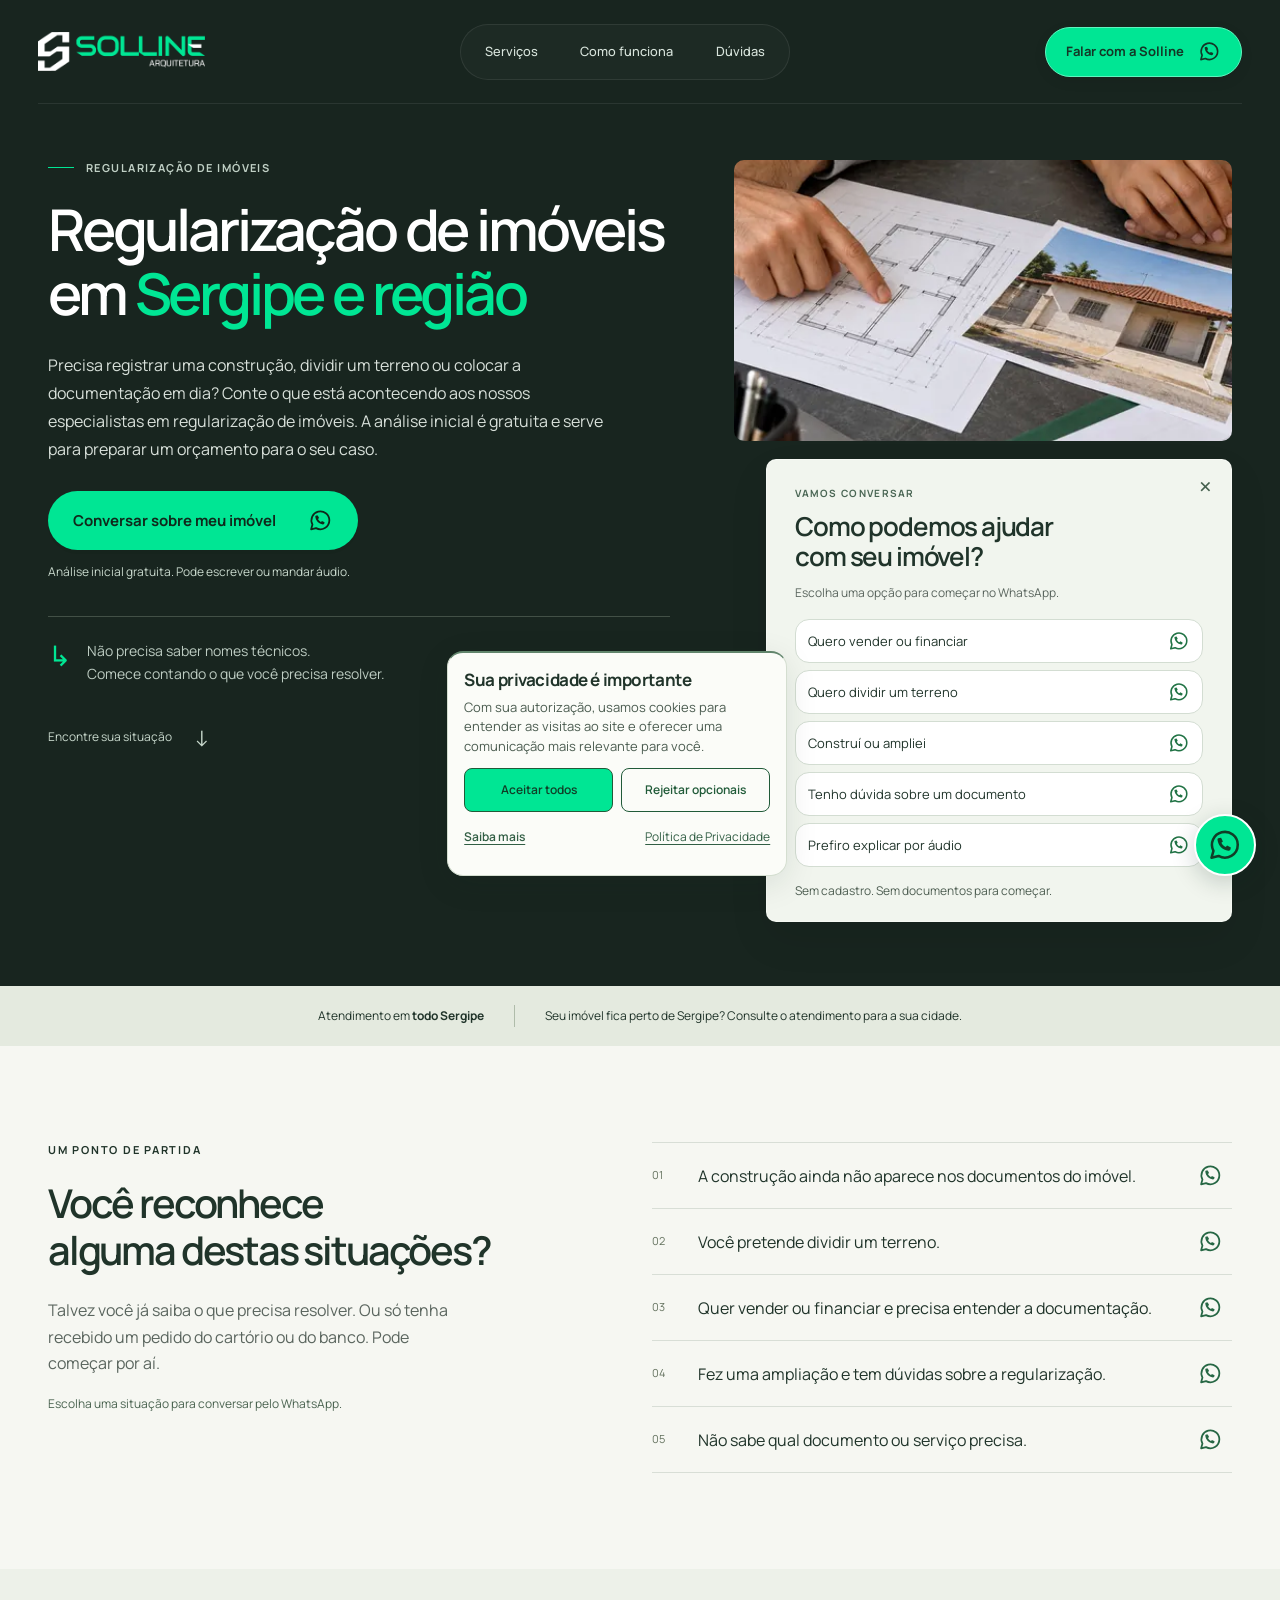
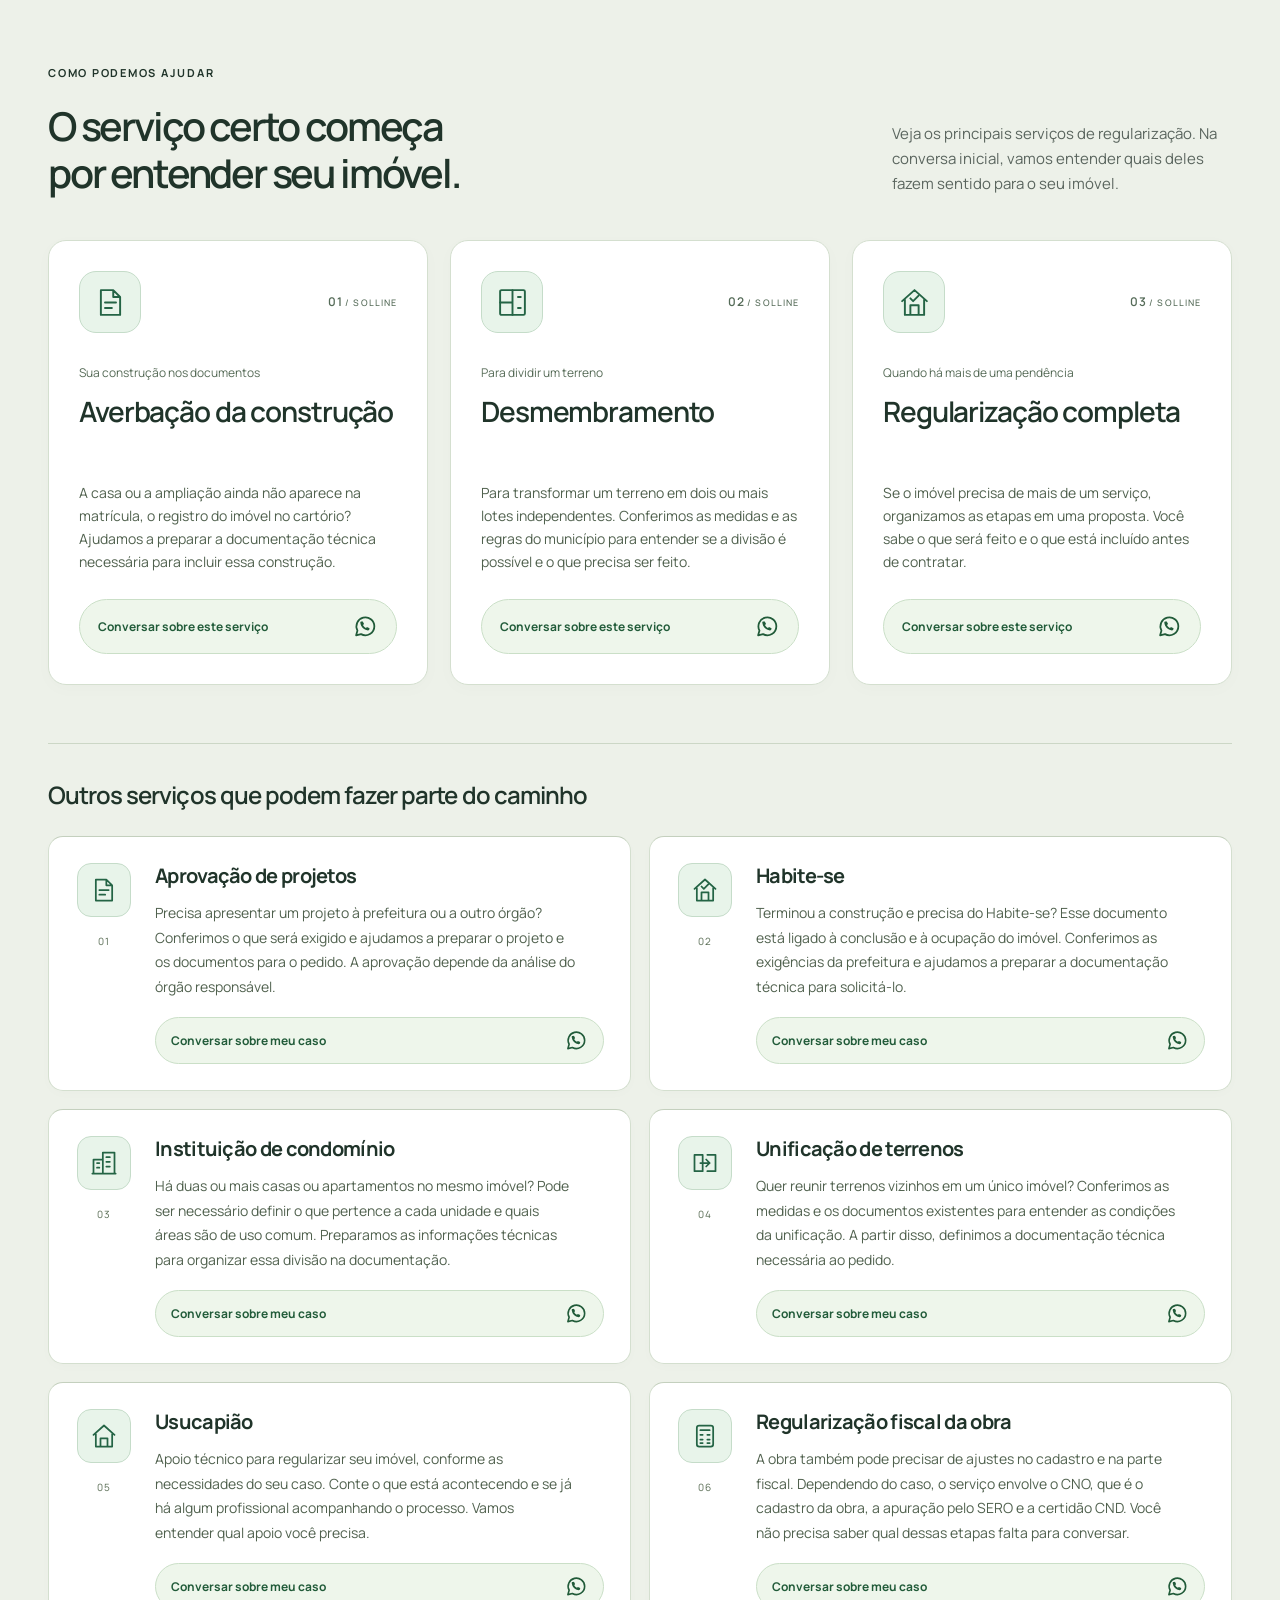
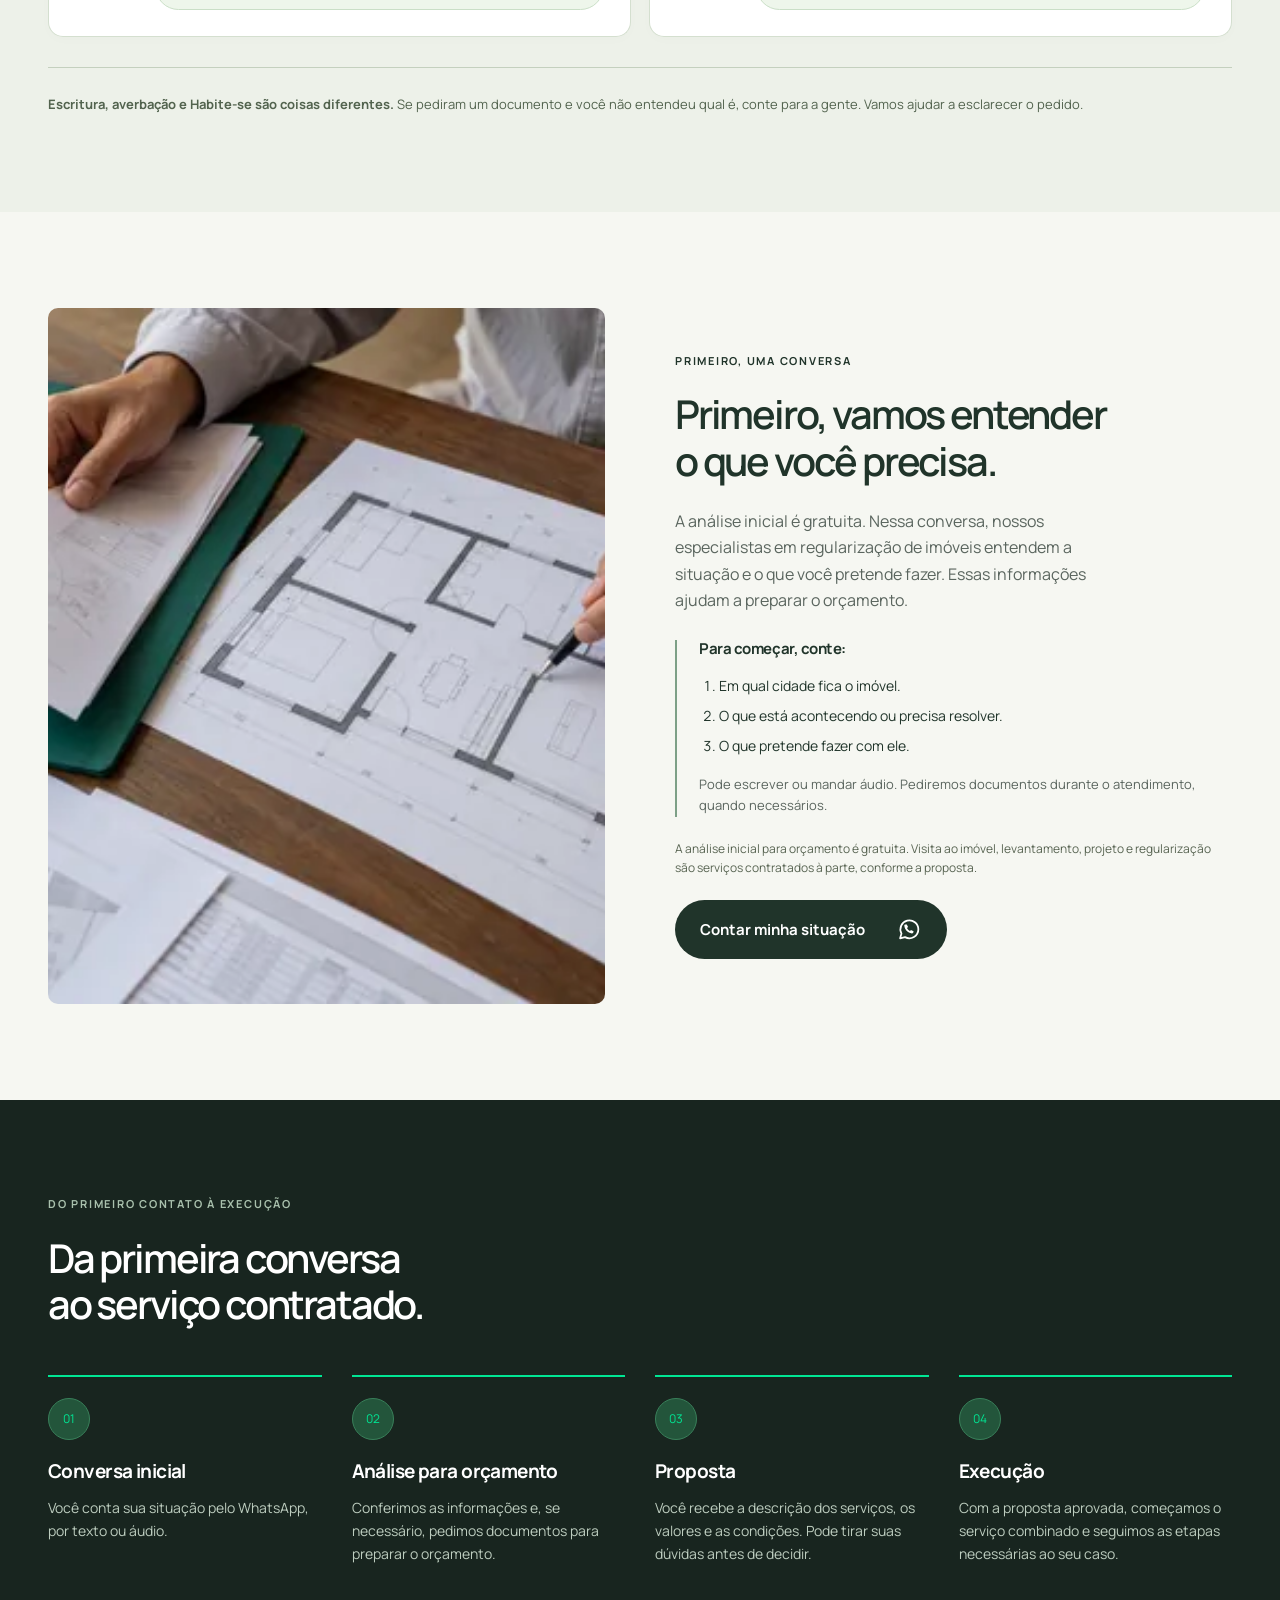
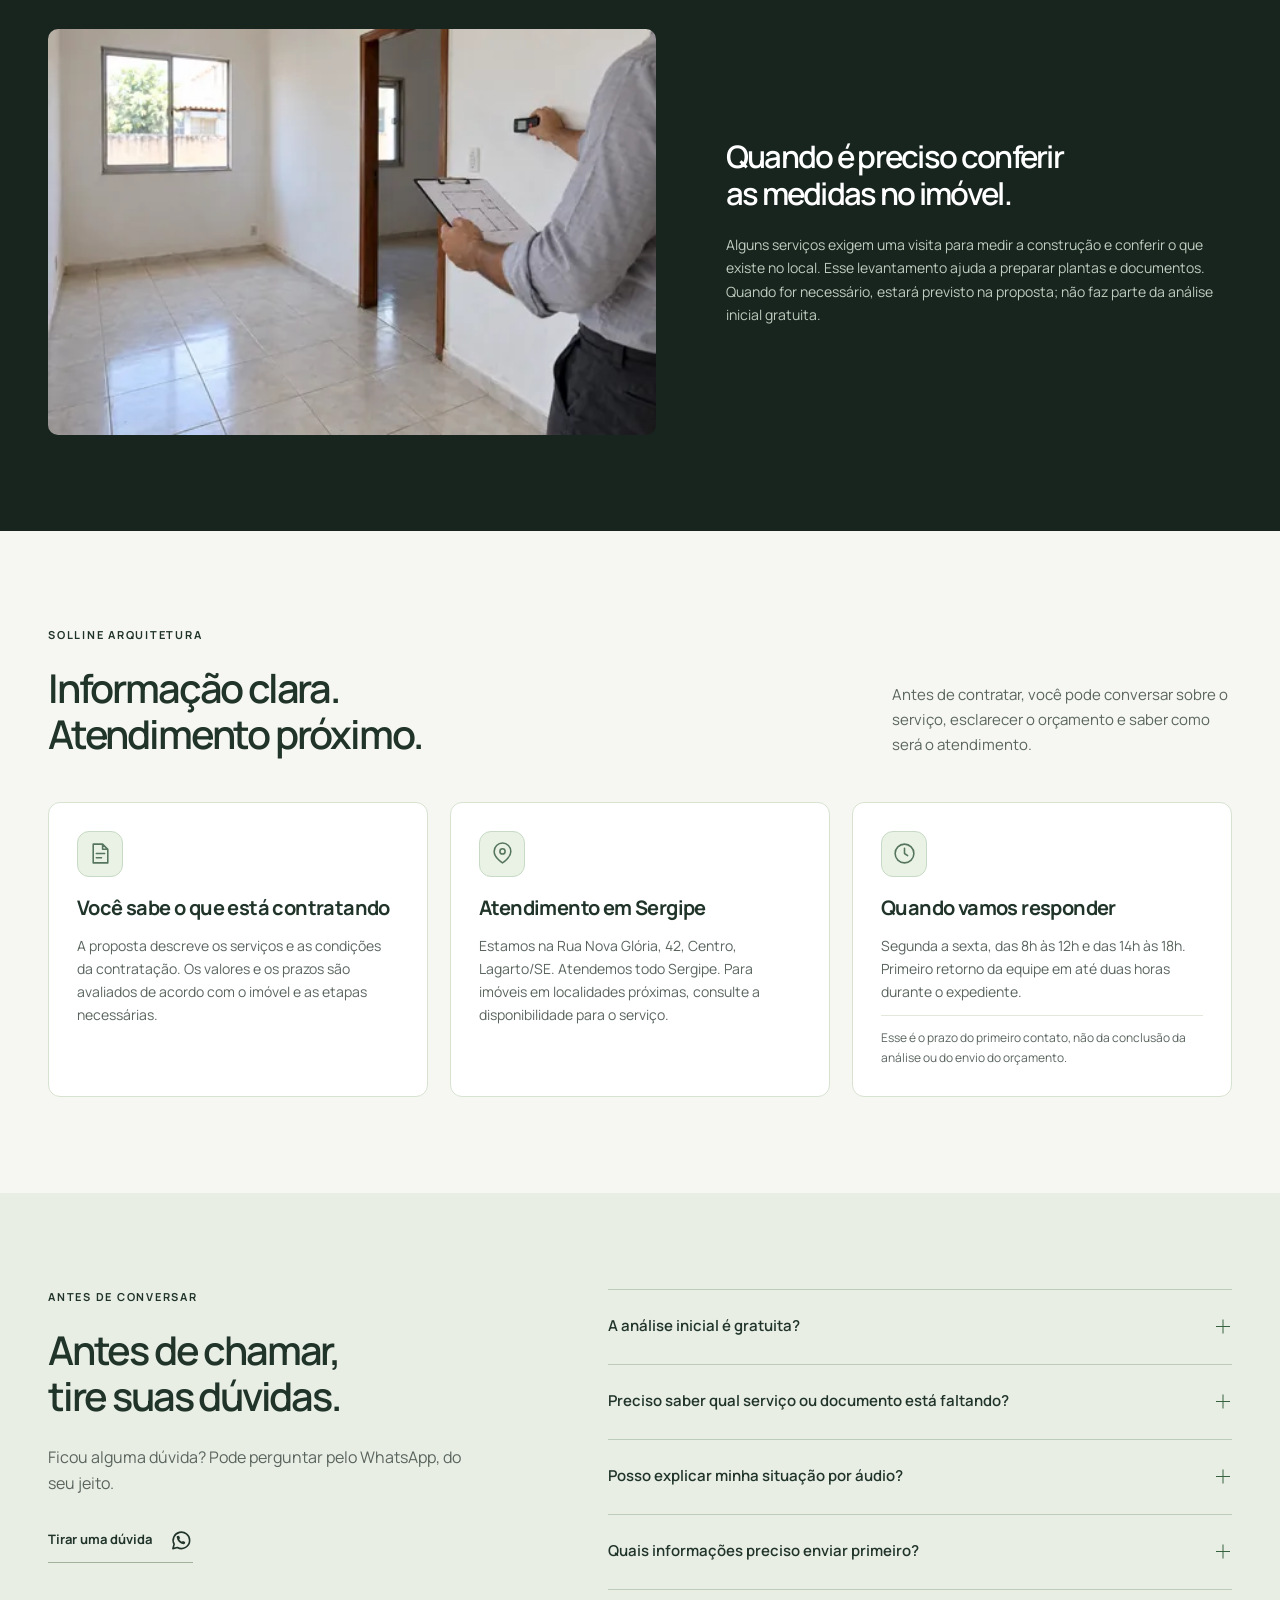
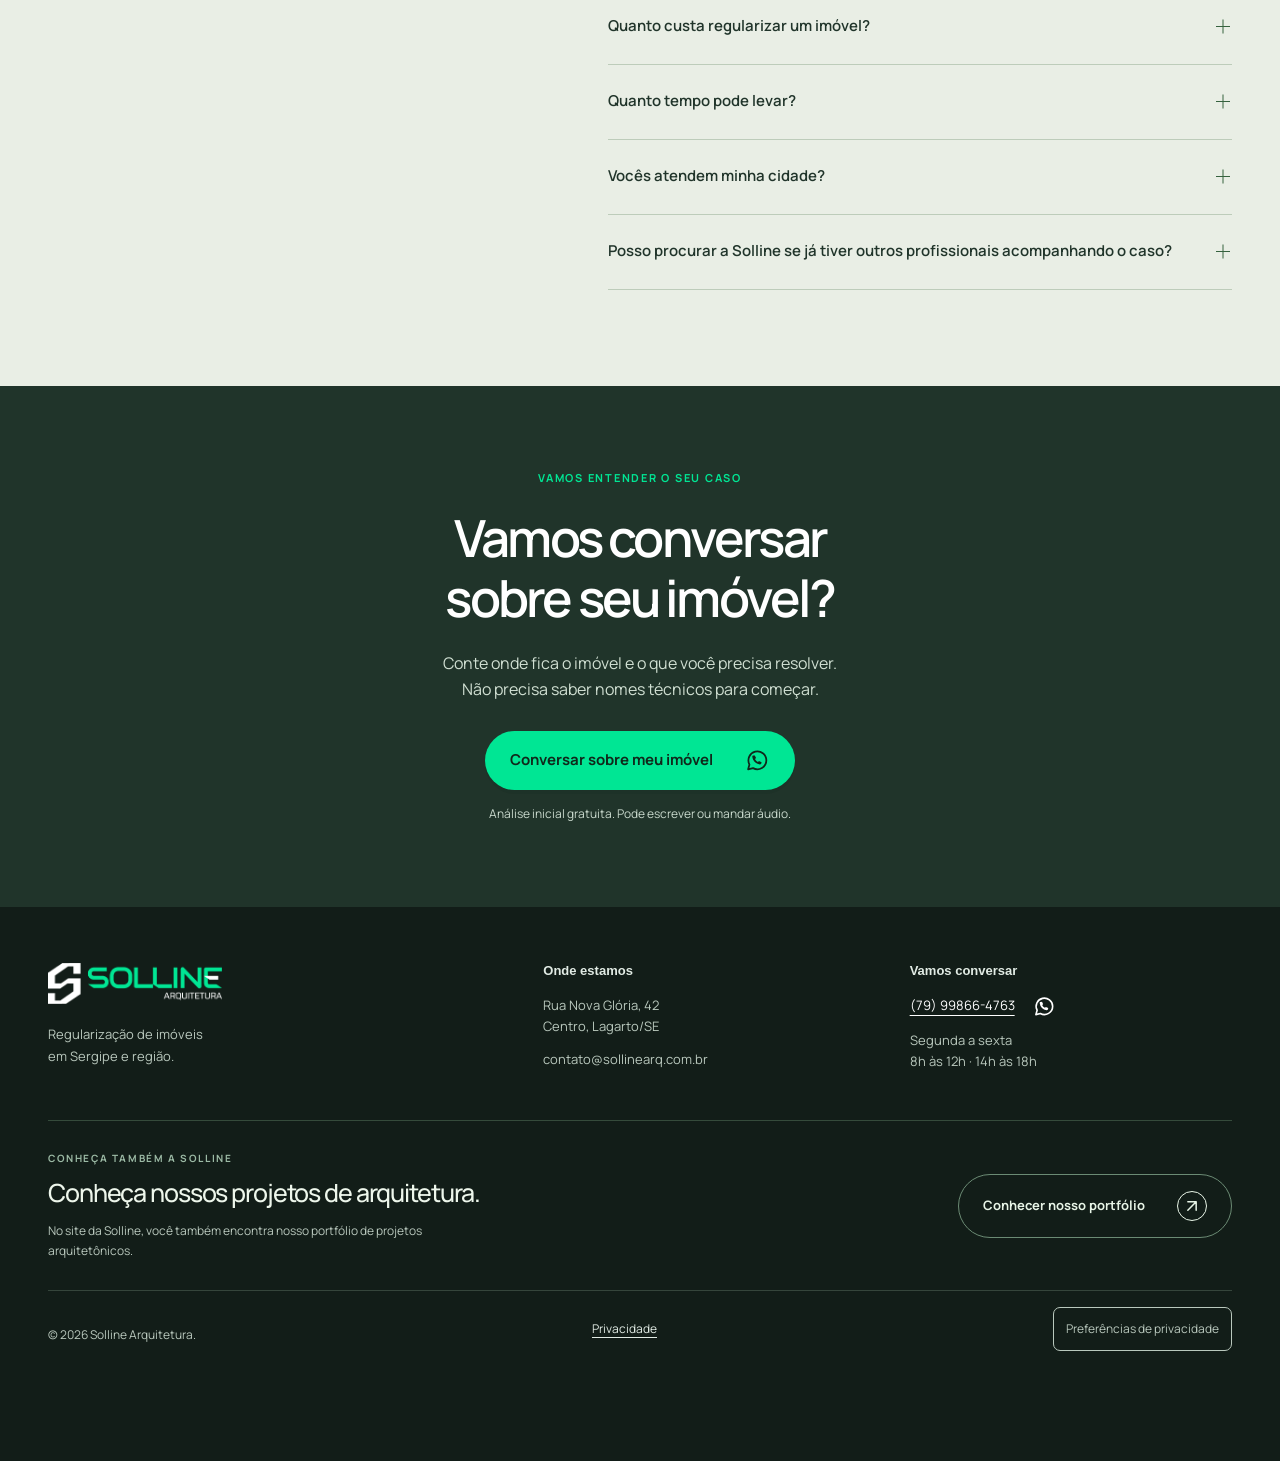
<file: regularizacao/index.html>
<!doctype html>
<html lang="pt-BR">
<head>
<meta charset="utf-8"><meta name="viewport" content="width=device-width, initial-scale=1">
<meta name="robots" content="noindex, nofollow">
<title>Regularização de imóveis em Sergipe | Solline Arquitetura</title>
<meta name="description" content="Converse com a Solline sobre averbação, desmembramento e regularização de imóveis em Sergipe e região. Análise inicial gratuita para orçamento.">
<meta name="theme-color" content="#18251f">
<link rel="icon" href="assets/images/favicon.ico"><link rel="preload" href="assets/fonts/manrope-latin-variable.woff2" as="font" type="font/woff2" crossorigin><link rel="stylesheet" href="assets/style.css"><script src="assets/script.js" defer></script>
<link rel="canonical" href="https://sollinearq.com.br/regularizacao/">
<meta property="og:type" content="website"><meta property="og:locale" content="pt_BR"><meta property="og:site_name" content="Solline Arquitetura"><meta property="og:title" content="Regularização de imóveis em Sergipe | Solline Arquitetura"><meta property="og:description" content="Conte o que precisa resolver no seu imóvel. Análise inicial gratuita para orçamento, sem cadastro e com atendimento pelo WhatsApp."><meta property="og:url" content="https://sollinearq.com.br/regularizacao/">
<link rel="stylesheet" href="assets/consentimento.css"><script src="assets/consentimento.js" defer></script>
</head>
<body>

<svg xmlns="http://www.w3.org/2000/svg" width="0" height="0" class="icon-definitions" aria-hidden="true" focusable="false"><symbol id="whatsapp-mark" viewBox="0 0 24 24"><path d="M20.5 11.8a8.6 8.6 0 0 1-12.8 7.5L3 20.5l1.3-4.6a8.6 8.6 0 1 1 16.2-4.1Z" fill="none" stroke="currentColor" stroke-width="1.7" stroke-linejoin="round"/><path d="m8.3 7.3 1.1-.2 1.2 2.5-1 .9c.7 1.4 1.5 2.2 2.9 2.9l.9-1 2.5 1.2-.2 1.1c-.1.7-.7 1.2-1.4 1.1-4.1-.6-6.7-3.2-7.3-7.3-.1-.7.4-1.3 1.3-1.2Z" fill="currentColor"/></symbol></svg>
<a class="skip-link" href="#conteudo">Pular para o conteúdo</a>
<header class="header"><div class="container header-inner"><a href="#inicio" aria-label="Solline Arquitetura — início"><img class="logo" src="assets/images/logo-solline-hd.png" width="745" height="176" alt="Solline Arquitetura"></a><button class="mobile-menu-toggle" type="button" aria-label="Abrir menu de navegação" aria-expanded="false" aria-controls="header-navigation header-whatsapp"><span>Menu</span><svg width="24" height="24" viewBox="0 0 24 24" fill="currentColor" aria-hidden="true"><circle cx="5" cy="12" r="2"/><circle cx="12" cy="12" r="2"/><circle cx="19" cy="12" r="2"/></svg></button><nav id="header-navigation" aria-label="Navegação principal"><a href="#servicos">Serviços</a><a href="#etapas">Como funciona</a><a href="#duvidas">Dúvidas</a></nav><a class="header-contact" id="header-whatsapp" href="https://wa.me/5579998664763?text=Ol%C3%A1!%20Quero%20conversar%20sobre%20a%20regulariza%C3%A7%C3%A3o%20do%20meu%20im%C3%B3vel%20e%20pedir%20uma%20an%C3%A1lise%20inicial%20gratuita." target="_blank" rel="noopener noreferrer" data-contact data-contact-id="contato-01" aria-label="Falar com a Solline pelo WhatsApp"><span class="header-contact-label">Falar com a Solline</span><span class="header-contact-short" aria-hidden="true">Conversar</span><span class="wa-icon" aria-hidden="true"><svg viewBox="0 0 24 24" focusable="false"><use href="#whatsapp-mark"/></svg></span></a></div></header>
<main id="conteudo">
<section class="hero" id="inicio"><div class="container hero-grid">
<div class="hero-copy"><p class="eyebrow"><span class="line"></span> REGULARIZAÇÃO DE IMÓVEIS</p><h1>Regularização de imóveis em <em>Sergipe e região</em></h1><p class="hero-intro">Precisa registrar uma construção, dividir um terreno ou colocar a documentação em dia? Conte o que está acontecendo aos nossos especialistas em regularização de imóveis. A análise inicial é gratuita e serve para preparar um orçamento para o seu caso.</p><a class="button primary" href="https://wa.me/5579998664763?text=Ol%C3%A1!%20Quero%20conversar%20sobre%20a%20regulariza%C3%A7%C3%A3o%20do%20meu%20im%C3%B3vel%20e%20pedir%20uma%20an%C3%A1lise%20inicial%20gratuita." target="_blank" rel="noopener noreferrer" data-contact data-contact-id="contato-02" id="hero-contact">Conversar sobre meu imóvel<span class="wa-icon" aria-hidden="true"><svg viewBox="0 0 24 24" focusable="false"><use href="#whatsapp-mark"/></svg></span></a><p class="button-note">Análise inicial gratuita. Pode escrever ou mandar áudio.</p><div class="hero-footnote"><span aria-hidden="true">↳</span><p>Não precisa saber nomes técnicos.<br>Comece contando o que você precisa resolver.</p></div><a class="explore" href="#situacoes">Encontre sua situação <span aria-hidden="true">↓</span></a></div>
<div class="hero-side"><figure class="hero-photo"><picture><source media="(max-width: 600px)" srcset="assets/images/abertura-celular-480.webp 480w, assets/images/abertura-celular-800.webp 800w" sizes="(max-width: 600px) calc(100vw - 40px), 480px"><img src="assets/images/abertura-computador-960.webp" srcset="assets/images/abertura-computador-640.webp 640w, assets/images/abertura-computador-960.webp 960w, assets/images/abertura-computador-1440.webp 1440w" sizes="(max-width: 900px) calc(100vw - 48px), 480px" width="1672" height="941" fetchpriority="high" alt="Imóvel residencial e documentos para regularização."></picture></figure>
<div class="panel-wrap"><button class="panel-reopen" id="panel-open" type="button" aria-expanded="false" aria-controls="contact-panel" hidden>Como podemos ajudar? <span aria-hidden="true">+</span></button><aside class="contact-panel" id="contact-panel" aria-labelledby="panel-title"><button class="panel-close" id="panel-close" type="button" hidden aria-label="Fechar opções de contato">×</button><p class="eyebrow">VAMOS CONVERSAR</p><h2 id="panel-title">Como podemos ajudar<br>com seu imóvel?</h2><p class="panel-intro">Escolha uma opção para começar no WhatsApp.</p><div class="contact-options"><a class="contact-option" href="https://wa.me/5579998664763?text=Ol%C3%A1!%20Quero%20conversar%20sobre%20a%20regulariza%C3%A7%C3%A3o%20do%20meu%20im%C3%B3vel%20e%20pedir%20uma%20an%C3%A1lise%20inicial%20gratuita.%0A%0AQuero%20vender%20ou%20financiar." target="_blank" rel="noopener noreferrer" data-contact data-contact-id="contato-03" data-choice="Quero vender ou financiar">Quero vender ou financiar<span class="wa-icon" aria-hidden="true"><svg viewBox="0 0 24 24" focusable="false"><use href="#whatsapp-mark"/></svg></span></a><a class="contact-option" href="https://wa.me/5579998664763?text=Ol%C3%A1!%20Quero%20conversar%20sobre%20a%20regulariza%C3%A7%C3%A3o%20do%20meu%20im%C3%B3vel%20e%20pedir%20uma%20an%C3%A1lise%20inicial%20gratuita.%0A%0AQuero%20dividir%20um%20terreno." target="_blank" rel="noopener noreferrer" data-contact data-contact-id="contato-04" data-choice="Quero dividir um terreno">Quero dividir um terreno<span class="wa-icon" aria-hidden="true"><svg viewBox="0 0 24 24" focusable="false"><use href="#whatsapp-mark"/></svg></span></a><a class="contact-option" href="https://wa.me/5579998664763?text=Ol%C3%A1!%20Quero%20conversar%20sobre%20a%20regulariza%C3%A7%C3%A3o%20do%20meu%20im%C3%B3vel%20e%20pedir%20uma%20an%C3%A1lise%20inicial%20gratuita.%0A%0AConstru%C3%AD%20ou%20ampliei." target="_blank" rel="noopener noreferrer" data-contact data-contact-id="contato-05" data-choice="Construí ou ampliei">Construí ou ampliei<span class="wa-icon" aria-hidden="true"><svg viewBox="0 0 24 24" focusable="false"><use href="#whatsapp-mark"/></svg></span></a><a class="contact-option" href="https://wa.me/5579998664763?text=Ol%C3%A1!%20Quero%20conversar%20sobre%20a%20regulariza%C3%A7%C3%A3o%20do%20meu%20im%C3%B3vel%20e%20pedir%20uma%20an%C3%A1lise%20inicial%20gratuita.%0A%0ATenho%20d%C3%BAvida%20sobre%20um%20documento." target="_blank" rel="noopener noreferrer" data-contact data-contact-id="contato-06" data-choice="Tenho dúvida sobre um documento">Tenho dúvida sobre um documento<span class="wa-icon" aria-hidden="true"><svg viewBox="0 0 24 24" focusable="false"><use href="#whatsapp-mark"/></svg></span></a><a class="contact-option" href="https://wa.me/5579998664763?text=Ol%C3%A1!%20Quero%20conversar%20sobre%20a%20regulariza%C3%A7%C3%A3o%20do%20meu%20im%C3%B3vel%20e%20pedir%20uma%20an%C3%A1lise%20inicial%20gratuita.%0A%0APrefiro%20explicar%20por%20%C3%A1udio." target="_blank" rel="noopener noreferrer" data-contact data-contact-id="contato-07" data-choice="Prefiro explicar por áudio">Prefiro explicar por áudio<span class="wa-icon" aria-hidden="true"><svg viewBox="0 0 24 24" focusable="false"><use href="#whatsapp-mark"/></svg></span></a></div><p class="panel-note">Sem cadastro. Sem documentos para começar.</p></aside></div></div>
</div></section>
<div class="region-strip"><div class="container"><p>Atendimento em <strong>todo Sergipe</strong></p><span class="strip-divider" aria-hidden="true"></span><p>Seu imóvel fica perto de Sergipe? Consulte o atendimento para a sua cidade.</p></div></div>
<section class="section situations" id="situacoes"><div class="container split"><div><p class="eyebrow">UM PONTO DE PARTIDA</p><h2>Você reconhece<br>alguma destas situações?</h2><p class="section-intro">Talvez você já saiba o que precisa resolver. Ou só tenha recebido um pedido do cartório ou do banco. Pode começar por aí.</p><p class="situations-hint">Escolha uma situação para conversar pelo WhatsApp.</p></div><ul class="situation-list"><li><a class="situation-link" data-contact data-contact-id="contato-08" data-choice="A construção ainda não aparece nos documentos do meu imóvel" href="https://wa.me/5579998664763?text=Ol%C3%A1!%20Quero%20conversar%20sobre%20a%20regulariza%C3%A7%C3%A3o%20do%20meu%20im%C3%B3vel%20e%20pedir%20uma%20an%C3%A1lise%20inicial%20gratuita.%0A%0AA%20constru%C3%A7%C3%A3o%20ainda%20n%C3%A3o%20aparece%20nos%20documentos%20do%20meu%20im%C3%B3vel." target="_blank" rel="noopener noreferrer"><span class="list-number">01</span><span>A construção ainda não aparece nos documentos do imóvel.</span><span class="wa-icon" aria-hidden="true"><svg viewBox="0 0 24 24" focusable="false"><use href="#whatsapp-mark"/></svg></span></a></li><li><a class="situation-link" data-contact data-contact-id="contato-09" data-choice="Quero dividir um terreno" href="https://wa.me/5579998664763?text=Ol%C3%A1!%20Quero%20conversar%20sobre%20a%20regulariza%C3%A7%C3%A3o%20do%20meu%20im%C3%B3vel%20e%20pedir%20uma%20an%C3%A1lise%20inicial%20gratuita.%0A%0AQuero%20dividir%20um%20terreno." target="_blank" rel="noopener noreferrer"><span class="list-number">02</span><span>Você pretende dividir um terreno.</span><span class="wa-icon" aria-hidden="true"><svg viewBox="0 0 24 24" focusable="false"><use href="#whatsapp-mark"/></svg></span></a></li><li><a class="situation-link" data-contact data-contact-id="contato-10" data-choice="Quero vender ou financiar e preciso entender a documentação" href="https://wa.me/5579998664763?text=Ol%C3%A1!%20Quero%20conversar%20sobre%20a%20regulariza%C3%A7%C3%A3o%20do%20meu%20im%C3%B3vel%20e%20pedir%20uma%20an%C3%A1lise%20inicial%20gratuita.%0A%0AQuero%20vender%20ou%20financiar%20e%20preciso%20entender%20a%20documenta%C3%A7%C3%A3o." target="_blank" rel="noopener noreferrer"><span class="list-number">03</span><span>Quer vender ou financiar e precisa entender a documentação.</span><span class="wa-icon" aria-hidden="true"><svg viewBox="0 0 24 24" focusable="false"><use href="#whatsapp-mark"/></svg></span></a></li><li><a class="situation-link" data-contact data-contact-id="contato-11" data-choice="Fiz uma ampliação e tenho dúvidas sobre a regularização" href="https://wa.me/5579998664763?text=Ol%C3%A1!%20Quero%20conversar%20sobre%20a%20regulariza%C3%A7%C3%A3o%20do%20meu%20im%C3%B3vel%20e%20pedir%20uma%20an%C3%A1lise%20inicial%20gratuita.%0A%0AFiz%20uma%20amplia%C3%A7%C3%A3o%20e%20tenho%20d%C3%BAvidas%20sobre%20a%20regulariza%C3%A7%C3%A3o." target="_blank" rel="noopener noreferrer"><span class="list-number">04</span><span>Fez uma ampliação e tem dúvidas sobre a regularização.</span><span class="wa-icon" aria-hidden="true"><svg viewBox="0 0 24 24" focusable="false"><use href="#whatsapp-mark"/></svg></span></a></li><li><a class="situation-link" data-contact data-contact-id="contato-12" data-choice="Não sei qual documento ou serviço preciso" href="https://wa.me/5579998664763?text=Ol%C3%A1!%20Quero%20conversar%20sobre%20a%20regulariza%C3%A7%C3%A3o%20do%20meu%20im%C3%B3vel%20e%20pedir%20uma%20an%C3%A1lise%20inicial%20gratuita.%0A%0AN%C3%A3o%20sei%20qual%20documento%20ou%20servi%C3%A7o%20preciso." target="_blank" rel="noopener noreferrer"><span class="list-number">05</span><span>Não sabe qual documento ou serviço precisa.</span><span class="wa-icon" aria-hidden="true"><svg viewBox="0 0 24 24" focusable="false"><use href="#whatsapp-mark"/></svg></span></a></li></ul></div></section>
<section class="section services" id="servicos"><div class="container"><div class="section-heading"><div><p class="eyebrow">COMO PODEMOS AJUDAR</p><h2>O serviço certo começa<br>por entender seu imóvel.</h2></div><p>Veja os principais serviços de regularização. Na conversa inicial, vamos entender quais deles fazem sentido para o seu imóvel.</p></div><div class="priority-grid"><article class="priority-card"><div class="priority-top"><span class="priority-symbol" aria-hidden="true"><svg viewBox="0 0 24 24" fill="none" stroke="currentColor" stroke-width="1.4" stroke-linecap="round" stroke-linejoin="round"><path d="M14 3H5v18h14V8zM14 3v5h5M8 12h8M8 16h5"/></svg></span><span class="priority-index" aria-hidden="true">01<span> / SOLLINE</span></span></div><p class="card-kicker">Sua construção nos documentos</p><h3>Averbação da construção</h3><p>A casa ou a ampliação ainda não aparece na matrícula, o registro do imóvel no cartório? Ajudamos a preparar a documentação técnica necessária para incluir essa construção.</p><a class="text-link" aria-label="Conversar sobre averbação da construção pelo WhatsApp" href="https://wa.me/5579998664763?text=Ol%C3%A1!%20Quero%20conversar%20sobre%20a%20regulariza%C3%A7%C3%A3o%20do%20meu%20im%C3%B3vel%20e%20pedir%20uma%20an%C3%A1lise%20inicial%20gratuita.%0A%0ATenho%20interesse%20em%20averba%C3%A7%C3%A3o%20da%20constru%C3%A7%C3%A3o." target="_blank" rel="noopener noreferrer" data-contact data-contact-id="contato-13" data-choice="Tenho interesse em averbação da construção">Conversar sobre este serviço<span class="wa-icon" aria-hidden="true"><svg viewBox="0 0 24 24" focusable="false"><use href="#whatsapp-mark"/></svg></span></a></article><article class="priority-card"><div class="priority-top"><span class="priority-symbol" aria-hidden="true"><svg viewBox="0 0 24 24" fill="none" stroke="currentColor" stroke-width="1.4" stroke-linecap="round" stroke-linejoin="round"><rect x="3" y="3" width="18" height="18" rx="1"/><path d="M12 3v18M3 12h9M16 8h2M16 16h2"/></svg></span><span class="priority-index" aria-hidden="true">02<span> / SOLLINE</span></span></div><p class="card-kicker">Para dividir um terreno</p><h3>Desmembramento</h3><p>Para transformar um terreno em dois ou mais lotes independentes. Conferimos as medidas e as regras do município para entender se a divisão é possível e o que precisa ser feito.</p><a class="text-link" aria-label="Conversar sobre desmembramento pelo WhatsApp" href="https://wa.me/5579998664763?text=Ol%C3%A1!%20Quero%20conversar%20sobre%20a%20regulariza%C3%A7%C3%A3o%20do%20meu%20im%C3%B3vel%20e%20pedir%20uma%20an%C3%A1lise%20inicial%20gratuita.%0A%0ATenho%20interesse%20em%20desmembramento." target="_blank" rel="noopener noreferrer" data-contact data-contact-id="contato-14" data-choice="Tenho interesse em desmembramento">Conversar sobre este serviço<span class="wa-icon" aria-hidden="true"><svg viewBox="0 0 24 24" focusable="false"><use href="#whatsapp-mark"/></svg></span></a></article><article class="priority-card"><div class="priority-top"><span class="priority-symbol" aria-hidden="true"><svg viewBox="0 0 24 24" fill="none" stroke="currentColor" stroke-width="1.4" stroke-linecap="round" stroke-linejoin="round"><path d="m3 11 9-8 9 8M5 10v11h14V10M9 21v-7h6v7"/><path d="m9 9 2 2 4-4"/></svg></span><span class="priority-index" aria-hidden="true">03<span> / SOLLINE</span></span></div><p class="card-kicker">Quando há mais de uma pendência</p><h3>Regularização completa</h3><p>Se o imóvel precisa de mais de um serviço, organizamos as etapas em uma proposta. Você sabe o que será feito e o que está incluído antes de contratar.</p><a class="text-link" aria-label="Conversar sobre regularização completa pelo WhatsApp" href="https://wa.me/5579998664763?text=Ol%C3%A1!%20Quero%20conversar%20sobre%20a%20regulariza%C3%A7%C3%A3o%20do%20meu%20im%C3%B3vel%20e%20pedir%20uma%20an%C3%A1lise%20inicial%20gratuita.%0A%0ATenho%20interesse%20em%20regulariza%C3%A7%C3%A3o%20completa." target="_blank" rel="noopener noreferrer" data-contact data-contact-id="contato-15" data-choice="Tenho interesse em regularização completa">Conversar sobre este serviço<span class="wa-icon" aria-hidden="true"><svg viewBox="0 0 24 24" focusable="false"><use href="#whatsapp-mark"/></svg></span></a></article></div><h3 class="complement-title">Outros serviços que podem fazer parte do caminho</h3><div class="complement-grid"><article class="service-card"><div class="service-content"><span class="service-top"><span class="service-icon"><svg viewBox="0 0 24 24" fill="none" stroke="currentColor" stroke-width="1.5" stroke-linecap="round" stroke-linejoin="round" aria-hidden="true"><path d="M14 3H5v18h14V8zM14 3v5h5M8 12h8M8 16h5"/></svg></span><span class="service-order">01</span></span><h4>Aprovação de projetos</h4><span class="service-description">Precisa apresentar um projeto à prefeitura ou a outro órgão? Conferimos o que será exigido e ajudamos a preparar o projeto e os documentos para o pedido. A aprovação depende da análise do órgão responsável.</span><a class="text-link service-contact" data-contact data-contact-id="contato-16" data-choice="Quero conversar sobre aprovação de projetos" aria-label="Conversar sobre aprovação de projetos pelo WhatsApp" href="https://wa.me/5579998664763?text=Ol%C3%A1!%20Quero%20conversar%20sobre%20a%20regulariza%C3%A7%C3%A3o%20do%20meu%20im%C3%B3vel%20e%20pedir%20uma%20an%C3%A1lise%20inicial%20gratuita.%0A%0AQuero%20conversar%20sobre%20aprova%C3%A7%C3%A3o%20de%20projetos." target="_blank" rel="noopener noreferrer">Conversar sobre meu caso <span class="wa-icon" aria-hidden="true"><svg viewBox="0 0 24 24" focusable="false"><use href="#whatsapp-mark"/></svg></span></a></div></article><article class="service-card"><div class="service-content"><span class="service-top"><span class="service-icon"><svg viewBox="0 0 24 24" fill="none" stroke="currentColor" stroke-width="1.5" stroke-linecap="round" stroke-linejoin="round" aria-hidden="true"><path d="m3 11 9-8 9 8M5 10v11h14V10M9 21v-7h6v7"/><path d="m9 9 2 2 4-4"/></svg></span><span class="service-order">02</span></span><h4>Habite-se</h4><span class="service-description">Terminou a construção e precisa do Habite-se? Esse documento está ligado à conclusão e à ocupação do imóvel. Conferimos as exigências da prefeitura e ajudamos a preparar a documentação técnica para solicitá-lo.</span><a class="text-link service-contact" data-contact data-contact-id="contato-17" data-choice="Quero conversar sobre Habite-se" aria-label="Conversar sobre Habite-se pelo WhatsApp" href="https://wa.me/5579998664763?text=Ol%C3%A1!%20Quero%20conversar%20sobre%20a%20regulariza%C3%A7%C3%A3o%20do%20meu%20im%C3%B3vel%20e%20pedir%20uma%20an%C3%A1lise%20inicial%20gratuita.%0A%0AQuero%20conversar%20sobre%20Habite-se." target="_blank" rel="noopener noreferrer">Conversar sobre meu caso <span class="wa-icon" aria-hidden="true"><svg viewBox="0 0 24 24" focusable="false"><use href="#whatsapp-mark"/></svg></span></a></div></article><article class="service-card"><div class="service-content"><span class="service-top"><span class="service-icon"><svg viewBox="0 0 24 24" fill="none" stroke="currentColor" stroke-width="1.5" stroke-linecap="round" stroke-linejoin="round" aria-hidden="true"><path d="M3 21V9h8v12M11 21V3h10v18M6 12h2M6 16h2M14 7h3M14 11h3M14 15h3M2 21h20"/></svg></span><span class="service-order">03</span></span><h4>Instituição de condomínio</h4><span class="service-description">Há duas ou mais casas ou apartamentos no mesmo imóvel? Pode ser necessário definir o que pertence a cada unidade e quais áreas são de uso comum. Preparamos as informações técnicas para organizar essa divisão na documentação.</span><a class="text-link service-contact" data-contact data-contact-id="contato-18" data-choice="Quero conversar sobre instituição de condomínio" aria-label="Conversar sobre instituição de condomínio pelo WhatsApp" href="https://wa.me/5579998664763?text=Ol%C3%A1!%20Quero%20conversar%20sobre%20a%20regulariza%C3%A7%C3%A3o%20do%20meu%20im%C3%B3vel%20e%20pedir%20uma%20an%C3%A1lise%20inicial%20gratuita.%0A%0AQuero%20conversar%20sobre%20institui%C3%A7%C3%A3o%20de%20condom%C3%ADnio." target="_blank" rel="noopener noreferrer">Conversar sobre meu caso <span class="wa-icon" aria-hidden="true"><svg viewBox="0 0 24 24" focusable="false"><use href="#whatsapp-mark"/></svg></span></a></div></article><article class="service-card"><div class="service-content"><span class="service-top"><span class="service-icon"><svg viewBox="0 0 24 24" fill="none" stroke="currentColor" stroke-width="1.5" stroke-linecap="round" stroke-linejoin="round" aria-hidden="true"><path d="M3 5h7v14H3zM14 5h7v14h-7M8 12h8m-3-3 3 3-3 3"/></svg></span><span class="service-order">04</span></span><h4>Unificação de terrenos</h4><span class="service-description">Quer reunir terrenos vizinhos em um único imóvel? Conferimos as medidas e os documentos existentes para entender as condições da unificação. A partir disso, definimos a documentação técnica necessária ao pedido.</span><a class="text-link service-contact" data-contact data-contact-id="contato-19" data-choice="Quero conversar sobre unificação de terrenos" aria-label="Conversar sobre unificação de terrenos pelo WhatsApp" href="https://wa.me/5579998664763?text=Ol%C3%A1!%20Quero%20conversar%20sobre%20a%20regulariza%C3%A7%C3%A3o%20do%20meu%20im%C3%B3vel%20e%20pedir%20uma%20an%C3%A1lise%20inicial%20gratuita.%0A%0AQuero%20conversar%20sobre%20unifica%C3%A7%C3%A3o%20de%20terrenos." target="_blank" rel="noopener noreferrer">Conversar sobre meu caso <span class="wa-icon" aria-hidden="true"><svg viewBox="0 0 24 24" focusable="false"><use href="#whatsapp-mark"/></svg></span></a></div></article><article class="service-card"><div class="service-content"><span class="service-top"><span class="service-icon"><svg viewBox="0 0 24 24" fill="none" stroke="currentColor" stroke-width="1.5" stroke-linecap="round" stroke-linejoin="round" aria-hidden="true"><path d="m3 11 9-8 9 8M5 10v11h14V10M9 21v-7h6v7"/></svg></span><span class="service-order">05</span></span><h4>Usucapião</h4><span class="service-description">Apoio técnico para regularizar seu imóvel, conforme as necessidades do seu caso. Conte o que está acontecendo e se já há algum profissional acompanhando o processo. Vamos entender qual apoio você precisa.</span><a class="text-link service-contact" data-contact data-contact-id="contato-20" data-choice="Quero conversar sobre usucapião" aria-label="Conversar sobre usucapião pelo WhatsApp" href="https://wa.me/5579998664763?text=Ol%C3%A1!%20Quero%20conversar%20sobre%20a%20regulariza%C3%A7%C3%A3o%20do%20meu%20im%C3%B3vel%20e%20pedir%20uma%20an%C3%A1lise%20inicial%20gratuita.%0A%0AQuero%20conversar%20sobre%20usucapi%C3%A3o." target="_blank" rel="noopener noreferrer">Conversar sobre meu caso <span class="wa-icon" aria-hidden="true"><svg viewBox="0 0 24 24" focusable="false"><use href="#whatsapp-mark"/></svg></span></a></div></article><article class="service-card"><div class="service-content"><span class="service-top"><span class="service-icon"><svg viewBox="0 0 24 24" fill="none" stroke="currentColor" stroke-width="1.5" stroke-linecap="round" stroke-linejoin="round" aria-hidden="true"><rect x="5" y="3" width="14" height="18" rx="2"/><path d="M8 7h8M8 11h2M14 11h2M8 15h2M14 15h2M8 18h2M14 18h2"/></svg></span><span class="service-order">06</span></span><h4>Regularização fiscal da obra</h4><span class="service-description">A obra também pode precisar de ajustes no cadastro e na parte fiscal. Dependendo do caso, o serviço envolve o CNO, que é o cadastro da obra, a apuração pelo SERO e a certidão CND. Você não precisa saber qual dessas etapas falta para conversar.</span><a class="text-link service-contact" data-contact data-contact-id="contato-21" data-choice="Quero conversar sobre regularização fiscal da obra" aria-label="Conversar sobre regularização fiscal da obra pelo WhatsApp" href="https://wa.me/5579998664763?text=Ol%C3%A1!%20Quero%20conversar%20sobre%20a%20regulariza%C3%A7%C3%A3o%20do%20meu%20im%C3%B3vel%20e%20pedir%20uma%20an%C3%A1lise%20inicial%20gratuita.%0A%0AQuero%20conversar%20sobre%20regulariza%C3%A7%C3%A3o%20fiscal%20da%20obra." target="_blank" rel="noopener noreferrer">Conversar sobre meu caso <span class="wa-icon" aria-hidden="true"><svg viewBox="0 0 24 24" focusable="false"><use href="#whatsapp-mark"/></svg></span></a></div></article></div><p class="document-note"><strong>Escritura, averbação e Habite-se são coisas diferentes.</strong> Se pediram um documento e você não entendeu qual é, conte para a gente. Vamos ajudar a esclarecer o pedido.</p></div></section>
<section class="section analysis-section" id="analise"><div class="container split image-split"><figure class="editorial-photo"><img src="assets/images/documentos-960.webp" srcset="assets/images/documentos-480.webp 480w, assets/images/documentos-960.webp 960w" sizes="(max-width: 900px) calc(100vw - 48px), 540px" width="1536" height="1024" loading="lazy" decoding="async" alt="Conferência de planta e documentos de um imóvel."></figure><div><p class="eyebrow">PRIMEIRO, UMA CONVERSA</p><h2>Primeiro, vamos entender<br>o que você precisa.</h2><p class="section-intro">A análise inicial é gratuita. Nessa conversa, nossos especialistas em regularização de imóveis entendem a situação e o que você pretende fazer. Essas informações ajudam a preparar o orçamento.</p><div class="analysis-box"><h3>Para começar, conte:</h3><ol><li>Em qual cidade fica o imóvel.</li><li>O que está acontecendo ou precisa resolver.</li><li>O que pretende fazer com ele.</li></ol><p>Pode escrever ou mandar áudio. Pediremos documentos durante o atendimento, quando necessários.</p></div><p class="scope-note">A análise inicial para orçamento é gratuita. Visita ao imóvel, levantamento, projeto e regularização são serviços contratados à parte, conforme a proposta.</p><a class="button dark" href="https://wa.me/5579998664763?text=Ol%C3%A1!%20Quero%20conversar%20sobre%20a%20regulariza%C3%A7%C3%A3o%20do%20meu%20im%C3%B3vel%20e%20pedir%20uma%20an%C3%A1lise%20inicial%20gratuita." target="_blank" rel="noopener noreferrer" data-contact data-contact-id="contato-22" >Contar minha situação<span class="wa-icon" aria-hidden="true"><svg viewBox="0 0 24 24" focusable="false"><use href="#whatsapp-mark"/></svg></span></a></div></div></section>
<section class="section process" id="etapas"><div class="container"><p class="eyebrow">DO PRIMEIRO CONTATO À EXECUÇÃO</p><h2>Da primeira conversa<br>ao serviço contratado.</h2><div class="steps"><article><span class="step-number">01</span><h3>Conversa inicial</h3><p>Você conta sua situação pelo WhatsApp, por texto ou áudio.</p></article><article><span class="step-number">02</span><h3>Análise para orçamento</h3><p>Conferimos as informações e, se necessário, pedimos documentos para preparar o orçamento.</p></article><article><span class="step-number">03</span><h3>Proposta</h3><p>Você recebe a descrição dos serviços, os valores e as condições. Pode tirar suas dúvidas antes de decidir.</p></article><article><span class="step-number">04</span><h3>Execução</h3><p>Com a proposta aprovada, começamos o serviço combinado e seguimos as etapas necessárias ao seu caso.</p></article></div><div class="process-image-row"><figure class="editorial-photo"><img src="assets/images/levantamento-960.webp" srcset="assets/images/levantamento-480.webp 480w, assets/images/levantamento-960.webp 960w" sizes="(max-width: 900px) calc(100vw - 48px), 620px" width="1536" height="1024" loading="lazy" decoding="async" alt="Medição de um cômodo com equipamento e planta do imóvel."></figure><div><h3>Quando é preciso conferir<br>as medidas no imóvel.</h3><p>Alguns serviços exigem uma visita para medir a construção e conferir o que existe no local. Esse levantamento ajuda a preparar plantas e documentos. Quando for necessário, estará previsto na proposta; não faz parte da análise inicial gratuita.</p></div></div></div></section>
<section class="section trust"><div class="container"><div class="section-heading"><div><p class="eyebrow">SOLLINE ARQUITETURA</p><h2>Informação clara.<br>Atendimento próximo.</h2></div><p>Antes de contratar, você pode conversar sobre o serviço, esclarecer o orçamento e saber como será o atendimento.</p></div><div class="trust-grid"><article><span class="trust-icon"><svg viewBox="0 0 24 24" fill="none" stroke="currentColor" stroke-width="1.5" stroke-linecap="round" stroke-linejoin="round" aria-hidden="true"><path d="M14 3H5v18h14V8zM14 3v5h5M8 12h8M8 16h5"/></svg></span><h3>Você sabe o que está contratando</h3><p>A proposta descreve os serviços e as condições da contratação. Os valores e os prazos são avaliados de acordo com o imóvel e as etapas necessárias.</p></article><article><span class="trust-icon"><svg viewBox="0 0 24 24" fill="none" stroke="currentColor" stroke-width="1.5" stroke-linecap="round" stroke-linejoin="round" aria-hidden="true"><path d="M20 10c0 6-8 11-8 11S4 16 4 10a8 8 0 1 1 16 0Z"/><circle cx="12" cy="10" r="2.5"/></svg></span><h3>Atendimento em Sergipe</h3><p>Estamos na Rua Nova Glória, 42, Centro, Lagarto/SE. Atendemos todo Sergipe. Para imóveis em localidades próximas, consulte a disponibilidade para o serviço.</p></article><article><span class="trust-icon"><svg viewBox="0 0 24 24" fill="none" stroke="currentColor" stroke-width="1.5" stroke-linecap="round" stroke-linejoin="round" aria-hidden="true"><circle cx="12" cy="12" r="9"/><path d="M12 7v5l3 2"/></svg></span><h3>Quando vamos responder</h3><p>Segunda a sexta, das 8h às 12h e das 14h às 18h. Primeiro retorno da equipe em até duas horas durante o expediente.</p><p class="small">Esse é o prazo do primeiro contato, não da conclusão da análise ou do envio do orçamento.</p></article></div></div></section>
<section class="section faq" id="duvidas"><div class="container split"><div><p class="eyebrow">ANTES DE CONVERSAR</p><h2>Antes de chamar,<br>tire suas dúvidas.</h2><p class="section-intro">Ficou alguma dúvida? Pode perguntar pelo WhatsApp, do seu jeito.</p><a class="text-link" href="https://wa.me/5579998664763?text=Ol%C3%A1!%20Quero%20conversar%20sobre%20a%20regulariza%C3%A7%C3%A3o%20do%20meu%20im%C3%B3vel%20e%20pedir%20uma%20an%C3%A1lise%20inicial%20gratuita." target="_blank" rel="noopener noreferrer" data-contact data-contact-id="contato-23" >Tirar uma dúvida<span class="wa-icon" aria-hidden="true"><svg viewBox="0 0 24 24" focusable="false"><use href="#whatsapp-mark"/></svg></span></a></div><div class="faq-list"><details><summary>A análise inicial é gratuita?<span class="faq-plus" aria-hidden="true"></span></summary><p>Sim. Você pode contar sua situação para que a gente entenda o que precisa e prepare o orçamento. Visita ao imóvel, levantamento, projeto e regularização não fazem parte dessa gratuidade.</p></details><details><summary>Preciso saber qual serviço ou documento está faltando?<span class="faq-plus" aria-hidden="true"></span></summary><p>Não precisa. Explique o que aconteceu ou o que foi solicitado pelo banco, cartório ou prefeitura. Nossos especialistas ajudam a entender por onde começar.</p></details><details><summary>Posso explicar minha situação por áudio?<span class="faq-plus" aria-hidden="true"></span></summary><p>Pode, sim. Ao abrir o WhatsApp, grave um áudio contando o que precisa resolver. Se preferir, escreva.</p></details><details><summary>Quais informações preciso enviar primeiro?<span class="faq-plus" aria-hidden="true"></span></summary><p>A cidade do imóvel, o que precisa resolver e o que pretende fazer — por exemplo, vender, financiar, registrar a construção ou dividir o terreno. Os documentos serão solicitados durante o atendimento, quando necessários.</p></details><details><summary>Quanto custa regularizar um imóvel?<span class="faq-plus" aria-hidden="true"></span></summary><p>Não há um valor único. O preço depende da situação do imóvel e do trabalho necessário. Depois da análise inicial, preparamos uma proposta com os serviços e os valores para você avaliar.</p></details><details><summary>Quanto tempo pode levar?<span class="faq-plus" aria-hidden="true"></span></summary><p>Depende do que precisa ser feito, dos documentos disponíveis e da análise dos órgãos envolvidos. Vamos avaliar os prazos para o seu caso. O retorno em até duas horas durante o expediente é apenas o primeiro contato da equipe.</p></details><details><summary>Vocês atendem minha cidade?<span class="faq-plus" aria-hidden="true"></span></summary><p>Atendemos todo Sergipe. Se o imóvel fica em uma localidade próxima, diga a cidade para conferirmos a disponibilidade. O atendimento depende da localização e do serviço necessário.</p></details><details><summary>Posso procurar a Solline se já tiver outros profissionais acompanhando o caso?<span class="faq-plus" aria-hidden="true"></span></summary><p>Sim. Diga o que já está sendo feito e em que você precisa de ajuda. Vamos avaliar como a Solline pode participar e combinar os serviços com você.</p></details></div></div></section>
<section class="final-cta" id="contato"><div class="container"><p class="eyebrow">VAMOS ENTENDER O SEU CASO</p><h2>Vamos conversar<br>sobre seu imóvel?</h2><p>Conte onde fica o imóvel e o que você precisa resolver.<br>Não precisa saber nomes técnicos para começar.</p><a class="button primary" href="https://wa.me/5579998664763?text=Ol%C3%A1!%20Quero%20conversar%20sobre%20a%20regulariza%C3%A7%C3%A3o%20do%20meu%20im%C3%B3vel%20e%20pedir%20uma%20an%C3%A1lise%20inicial%20gratuita." target="_blank" rel="noopener noreferrer" data-contact data-contact-id="contato-24" id="final-contact">Conversar sobre meu imóvel<span class="wa-icon" aria-hidden="true"><svg viewBox="0 0 24 24" focusable="false"><use href="#whatsapp-mark"/></svg></span></a><p class="button-note">Análise inicial gratuita. Pode escrever ou mandar áudio.</p></div></section>
</main>
<footer><div class="container footer-grid"><div><img class="logo" src="assets/images/logo-solline-hd.png" width="745" height="176" alt="Solline Arquitetura"><p>Regularização de imóveis<br>em Sergipe e região.</p></div><div><h2>Onde estamos</h2><address>Rua Nova Glória, 42<br>Centro, Lagarto/SE</address><p>contato@sollinearq.com.br</p></div><div><h2>Vamos conversar</h2><a class="footer-contact" href="https://wa.me/5579998664763?text=Ol%C3%A1!%20Quero%20conversar%20sobre%20a%20regulariza%C3%A7%C3%A3o%20do%20meu%20im%C3%B3vel%20e%20pedir%20uma%20an%C3%A1lise%20inicial%20gratuita." target="_blank" rel="noopener noreferrer" data-contact data-contact-id="contato-25" >(79) 99866-4763<span class="wa-icon" aria-hidden="true"><svg viewBox="0 0 24 24" focusable="false"><use href="#whatsapp-mark"/></svg></span></a><p>Segunda a sexta<br>8h às 12h · 14h às 18h</p></div></div><div class="container portfolio-row"><div><p class="eyebrow">CONHEÇA TAMBÉM A SOLLINE</p><h2>Conheça nossos projetos de arquitetura.</h2><p>No site da Solline, você também encontra nosso portfólio de projetos arquitetônicos.</p></div><a class="button portfolio-button" href="https://sollinearq.com.br/" target="_blank" rel="noopener noreferrer">Conhecer nosso portfólio <span aria-hidden="true"><svg width="20" height="20" viewBox="0 0 24 24" fill="none" stroke="currentColor" stroke-width="1.8" stroke-linecap="round" stroke-linejoin="round" focusable="false" style="display:block;flex-shrink:0"><path d="M7 17 17 7M7 7h10v10"/></svg></span></a></div><div class="container footer-bottom"><p>© 2026 Solline Arquitetura.</p><a class="privacy-link" href="privacidade.html">Privacidade</a><button class="reg-consent-preferences" type="button" data-reg-preferences hidden>Preferências de privacidade</button><noscript><p>A medição opcional não é carregada sem JavaScript. Os links do WhatsApp continuam disponíveis.</p></noscript></div></footer>
<nav aria-label="Contato rápido pelo WhatsApp"><a class="whatsapp-float" id="whatsapp-float" data-contact data-contact-id="contato-26" href="https://wa.me/5579998664763?text=Ol%C3%A1!%20Quero%20conversar%20sobre%20a%20regulariza%C3%A7%C3%A3o%20do%20meu%20im%C3%B3vel%20e%20pedir%20uma%20an%C3%A1lise%20inicial%20gratuita." target="_blank" rel="noopener noreferrer" aria-label="Conversar com a Solline pelo WhatsApp" title="Conversar pelo WhatsApp"><span class="wa-icon" aria-hidden="true"><svg viewBox="0 0 24 24" focusable="false"><use href="#whatsapp-mark"/></svg></span></a></nav>
</body></html>
</file>
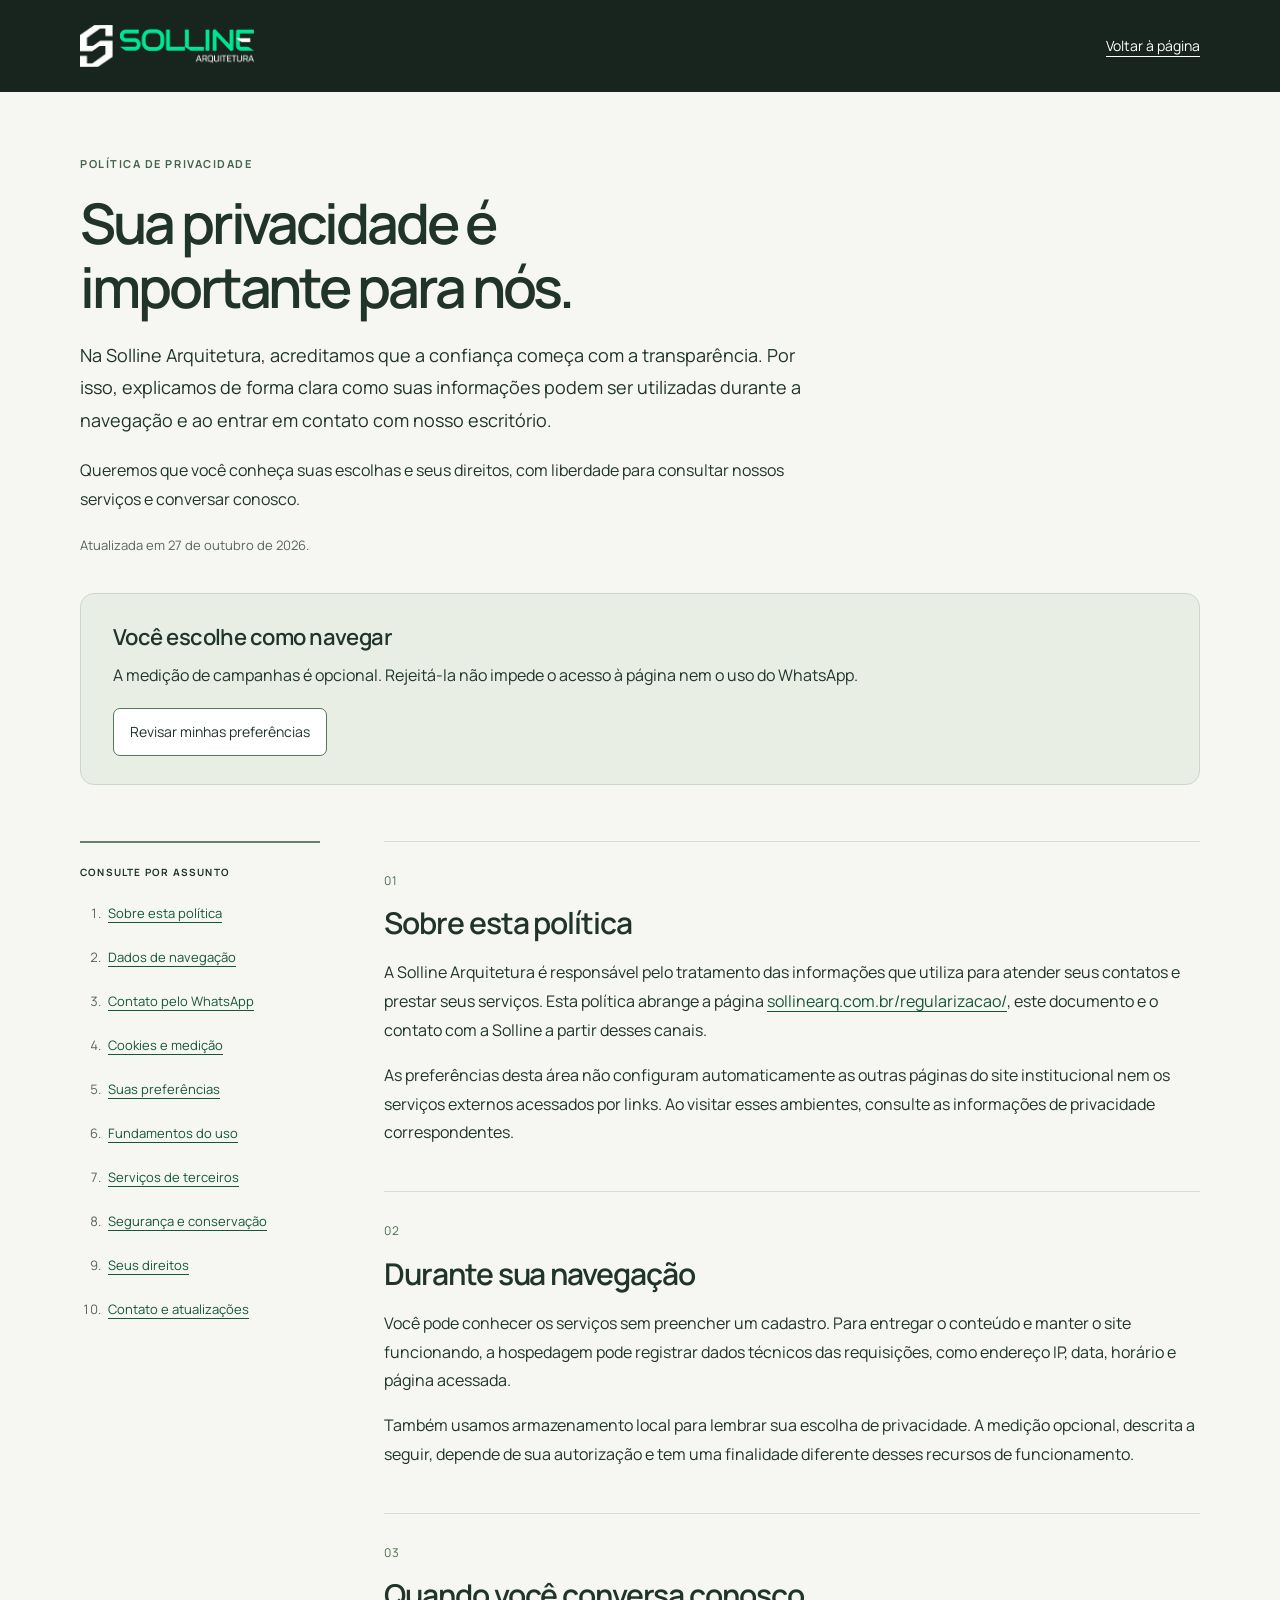
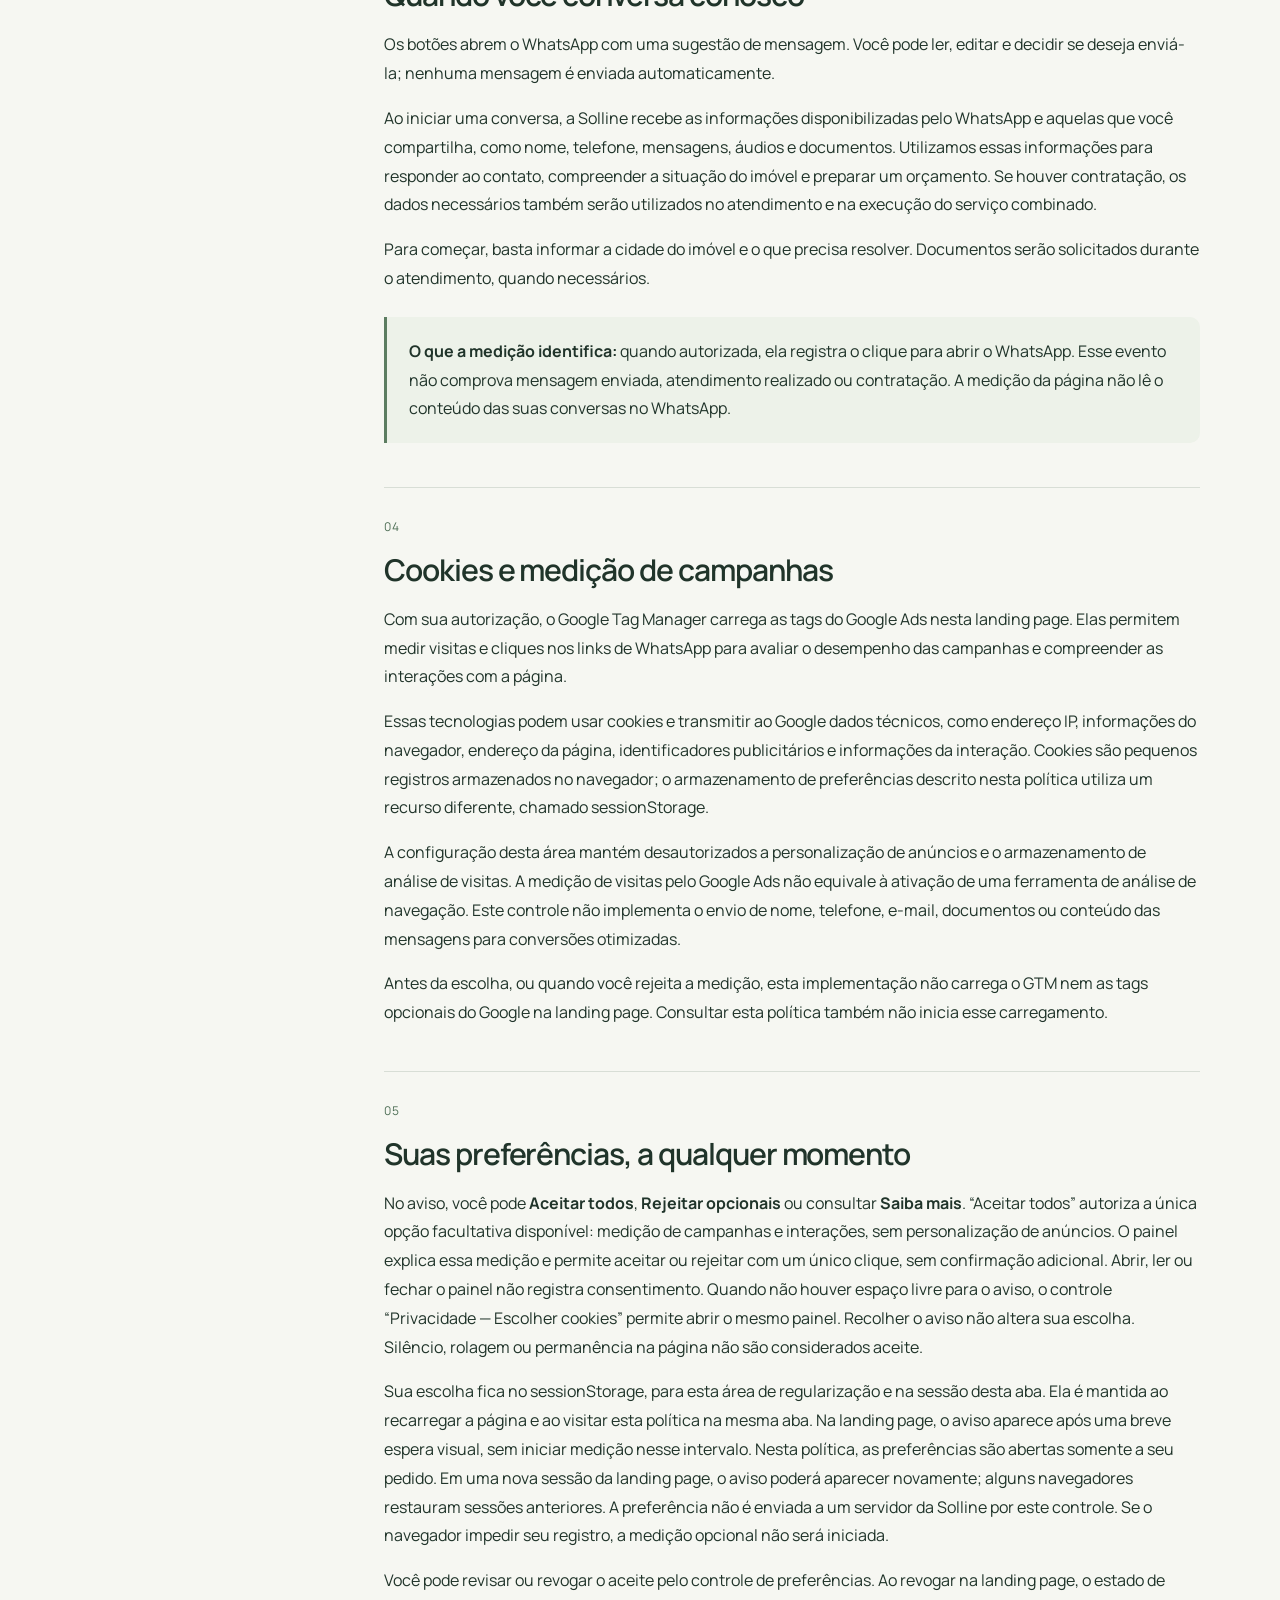
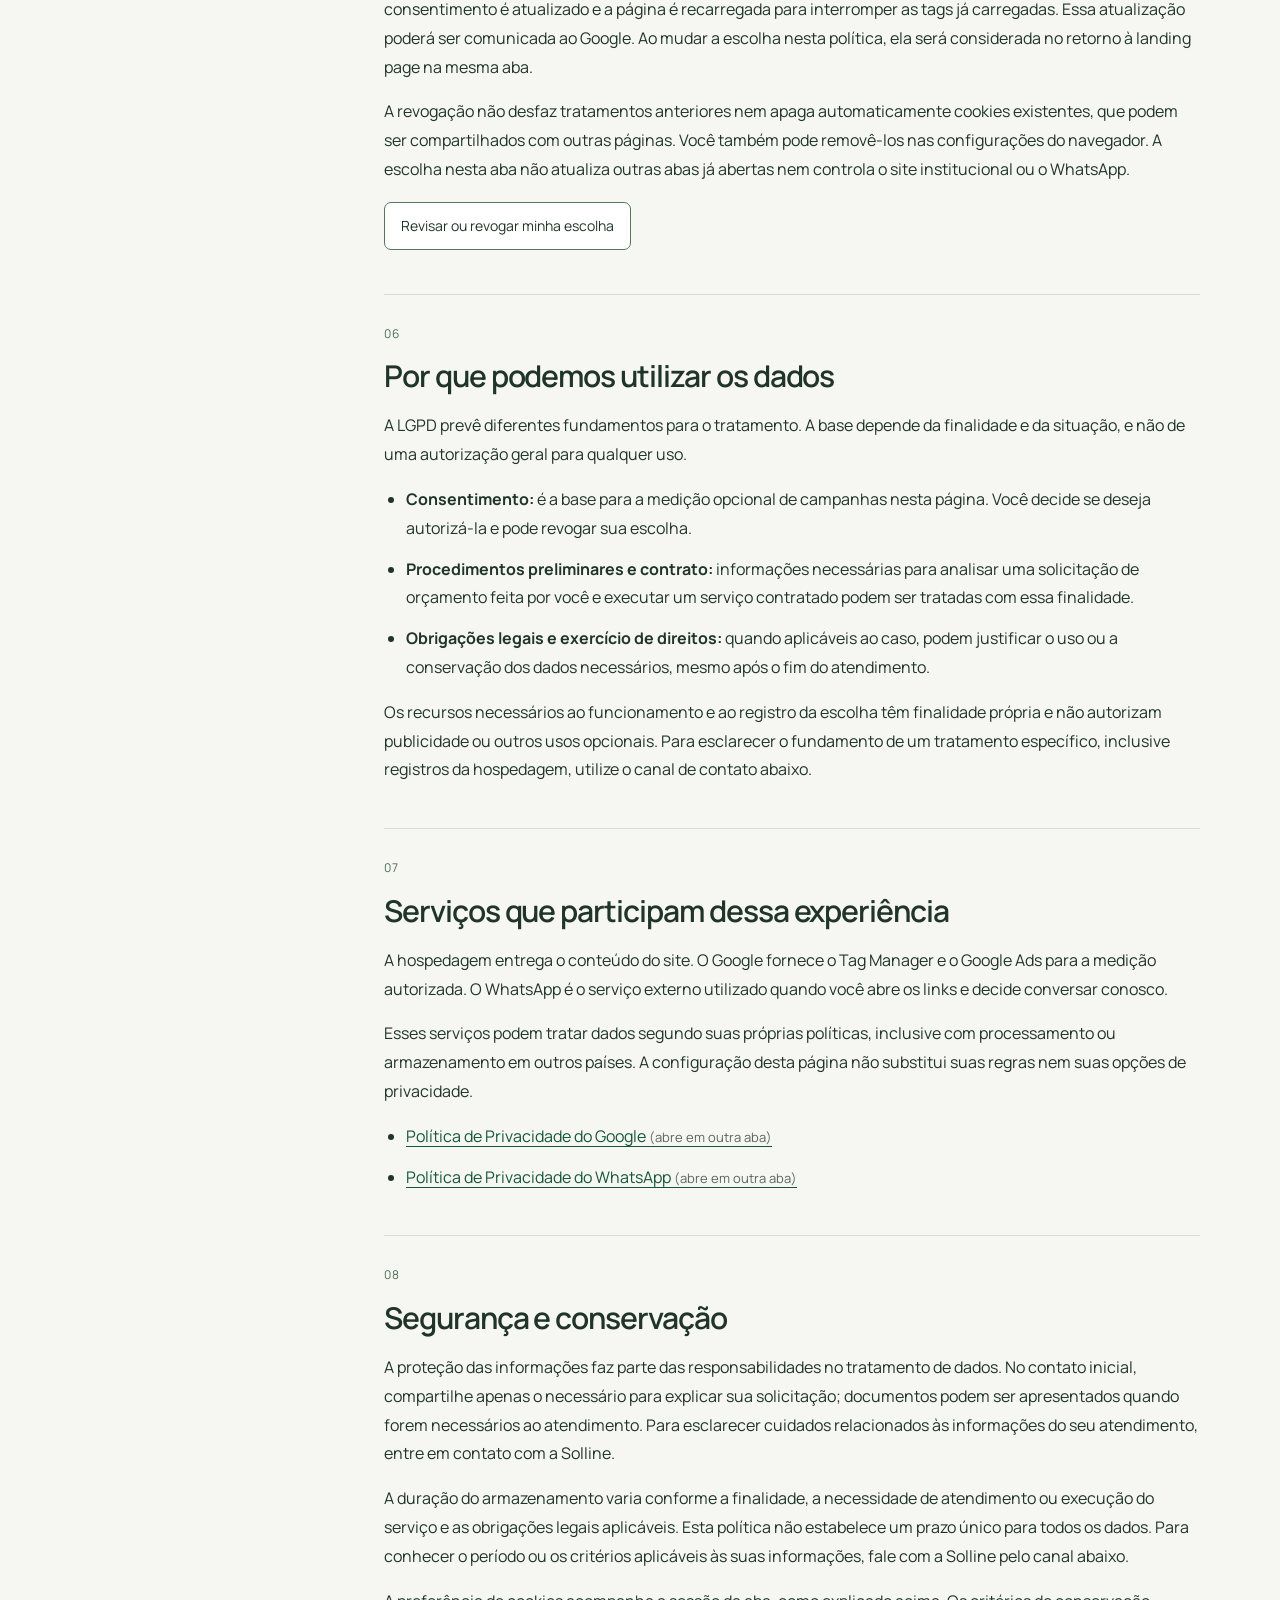
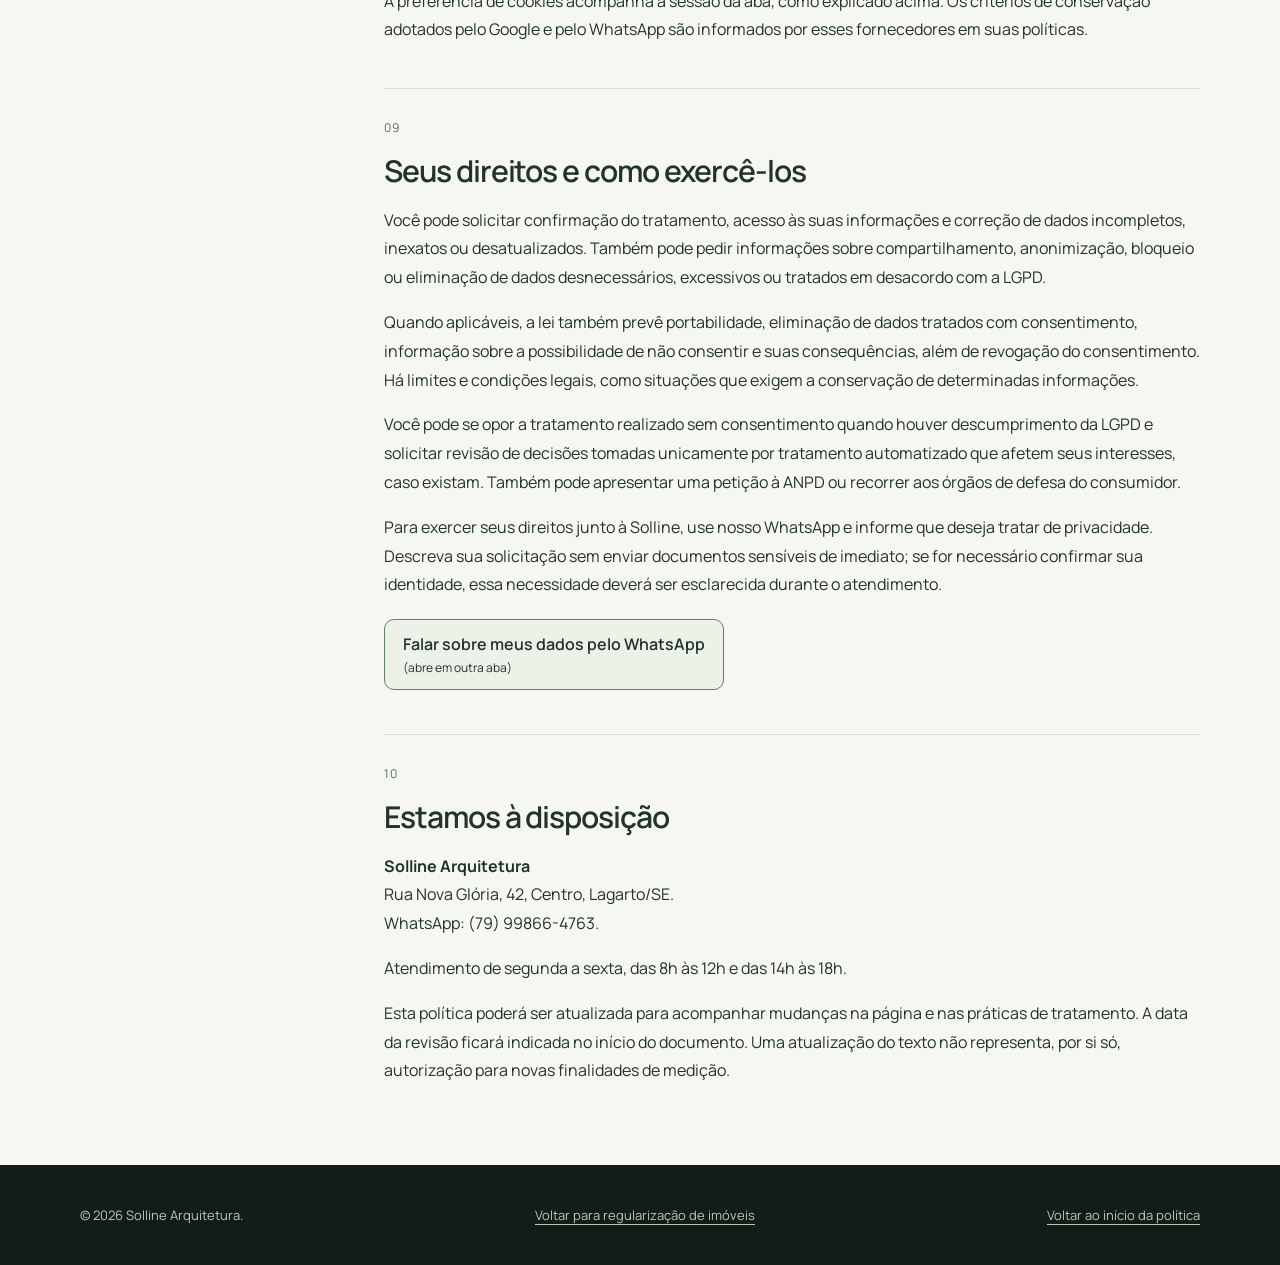
<file: regularizacao/privacidade.html>
<!doctype html>
<html lang="pt-BR">
<head>
<meta charset="utf-8">
<meta name="viewport" content="width=device-width, initial-scale=1">
<meta name="robots" content="noindex, nofollow">
<title>Política de Privacidade | Solline Arquitetura</title>
<meta name="description" content="Entenda como a Solline utiliza informações nesta página, como funciona a medição opcional e como exercer suas escolhas e seus direitos.">
<meta name="theme-color" content="#18251f">
<link rel="icon" href="assets/images/favicon.ico">
<link rel="stylesheet" href="assets/style.css">
<link rel="stylesheet" href="assets/privacidade.css">
<link rel="stylesheet" href="assets/consentimento.css">
<script src="assets/consentimento.js" defer></script>
</head>
<body class="privacy-page">
<a class="skip-link" href="#privacidade">Pular para a política</a>
<header class="privacy-header"><div class="container">
<a href="./" aria-label="Solline Arquitetura — voltar à regularização de imóveis"><img class="logo" src="assets/images/logo-solline-hd.png" width="745" height="176" alt="Solline Arquitetura"></a>
<a class="privacy-back" href="./">Voltar à página</a>
</div></header>
<main id="privacidade" class="privacy-content container" tabindex="-1">
<div class="privacy-hero">
<p class="eyebrow">POLÍTICA DE PRIVACIDADE</p>
<h1>Sua privacidade é importante para nós.</h1>
<p class="privacy-intro">Na Solline Arquitetura, acreditamos que a confiança começa com a transparência. Por isso, explicamos de forma clara como suas informações podem ser utilizadas durante a navegação e ao entrar em contato com nosso escritório.</p>
<p>Queremos que você conheça suas escolhas e seus direitos, com liberdade para consultar nossos serviços e conversar conosco.</p>
<p class="privacy-date">Atualizada em <time datetime="2026-10-27">27 de outubro de 2026</time>.</p>
</div>
<aside class="privacy-summary" aria-labelledby="privacy-summary-title">
<h2 id="privacy-summary-title">Você escolhe como navegar</h2>
<p>A medição de campanhas é opcional. Rejeitá-la não impede o acesso à página nem o uso do WhatsApp.</p>
<button class="reg-consent-preferences" type="button" data-reg-preferences hidden>Revisar minhas preferências</button>
<noscript><p>O painel de preferências depende de JavaScript. Sem ele, esta página não carrega a medição opcional, e os links do WhatsApp continuam disponíveis.</p></noscript>
</aside>
<div class="privacy-layout">
<nav class="privacy-index" aria-label="Seções da política">
<p>CONSULTE POR ASSUNTO</p>
<ol>
<li><a href="#abrangencia">Sobre esta política</a></li>
<li><a href="#navegacao">Dados de navegação</a></li>
<li><a href="#whatsapp">Contato pelo WhatsApp</a></li>
<li><a href="#medicao">Cookies e medição</a></li>
<li><a href="#escolhas">Suas preferências</a></li>
<li><a href="#bases">Fundamentos do uso</a></li>
<li><a href="#terceiros">Serviços de terceiros</a></li>
<li><a href="#conservacao">Segurança e conservação</a></li>
<li><a href="#direitos">Seus direitos</a></li>
<li><a href="#contato">Contato e atualizações</a></li>
</ol>
</nav>
<div class="privacy-sections">
<section id="abrangencia" aria-labelledby="title-abrangencia">
<p class="privacy-section-number" aria-hidden="true">01</p><h2 id="title-abrangencia">Sobre esta política</h2>
<p>A Solline Arquitetura é responsável pelo tratamento das informações que utiliza para atender seus contatos e prestar seus serviços. Esta política abrange a página <a href="./">sollinearq.com.br/regularizacao/</a>, este documento e o contato com a Solline a partir desses canais.</p>
<p>As preferências desta área não configuram automaticamente as outras páginas do site institucional nem os serviços externos acessados por links. Ao visitar esses ambientes, consulte as informações de privacidade correspondentes.</p>
</section>
<section id="navegacao" aria-labelledby="title-navegacao">
<p class="privacy-section-number" aria-hidden="true">02</p><h2 id="title-navegacao">Durante sua navegação</h2>
<p>Você pode conhecer os serviços sem preencher um cadastro. Para entregar o conteúdo e manter o site funcionando, a hospedagem pode registrar dados técnicos das requisições, como endereço IP, data, horário e página acessada.</p>
<p>Também usamos armazenamento local para lembrar sua escolha de privacidade. A medição opcional, descrita a seguir, depende de sua autorização e tem uma finalidade diferente desses recursos de funcionamento.</p>
</section>
<section id="whatsapp" aria-labelledby="title-whatsapp">
<p class="privacy-section-number" aria-hidden="true">03</p><h2 id="title-whatsapp">Quando você conversa conosco</h2>
<p>Os botões abrem o WhatsApp com uma sugestão de mensagem. Você pode ler, editar e decidir se deseja enviá-la; nenhuma mensagem é enviada automaticamente.</p>
<p>Ao iniciar uma conversa, a Solline recebe as informações disponibilizadas pelo WhatsApp e aquelas que você compartilha, como nome, telefone, mensagens, áudios e documentos. Utilizamos essas informações para responder ao contato, compreender a situação do imóvel e preparar um orçamento. Se houver contratação, os dados necessários também serão utilizados no atendimento e na execução do serviço combinado.</p>
<p>Para começar, basta informar a cidade do imóvel e o que precisa resolver. Documentos serão solicitados durante o atendimento, quando necessários.</p>
<div class="privacy-note"><p><strong>O que a medição identifica:</strong> quando autorizada, ela registra o clique para abrir o WhatsApp. Esse evento não comprova mensagem enviada, atendimento realizado ou contratação. A medição da página não lê o conteúdo das suas conversas no WhatsApp.</p></div>
</section>
<section id="medicao" aria-labelledby="title-medicao">
<p class="privacy-section-number" aria-hidden="true">04</p><h2 id="title-medicao">Cookies e medição de campanhas</h2>
<p>Com sua autorização, o Google Tag Manager carrega as tags do Google Ads nesta landing page. Elas permitem medir visitas e cliques nos links de WhatsApp para avaliar o desempenho das campanhas e compreender as interações com a página.</p>
<p>Essas tecnologias podem usar cookies e transmitir ao Google dados técnicos, como endereço IP, informações do navegador, endereço da página, identificadores publicitários e informações da interação. Cookies são pequenos registros armazenados no navegador; o armazenamento de preferências descrito nesta política utiliza um recurso diferente, chamado sessionStorage.</p>
<p>A configuração desta área mantém desautorizados a personalização de anúncios e o armazenamento de análise de visitas. A medição de visitas pelo Google Ads não equivale à ativação de uma ferramenta de análise de navegação. Este controle não implementa o envio de nome, telefone, e-mail, documentos ou conteúdo das mensagens para conversões otimizadas.</p>
<p>Antes da escolha, ou quando você rejeita a medição, esta implementação não carrega o GTM nem as tags opcionais do Google na landing page. Consultar esta política também não inicia esse carregamento.</p>
</section>
<section id="escolhas" aria-labelledby="title-escolhas">
<p class="privacy-section-number" aria-hidden="true">05</p><h2 id="title-escolhas">Suas preferências, a qualquer momento</h2>
<p>No aviso, você pode <strong>Aceitar todos</strong>, <strong>Rejeitar opcionais</strong> ou consultar <strong>Saiba mais</strong>. “Aceitar todos” autoriza a única opção facultativa disponível: medição de campanhas e interações, sem personalização de anúncios. O painel explica essa medição e permite aceitar ou rejeitar com um único clique, sem confirmação adicional. Abrir, ler ou fechar o painel não registra consentimento. Quando não houver espaço livre para o aviso, o controle “Privacidade — Escolher cookies” permite abrir o mesmo painel. Recolher o aviso não altera sua escolha. Silêncio, rolagem ou permanência na página não são considerados aceite.</p>
<p>Sua escolha fica no sessionStorage, para esta área de regularização e na sessão desta aba. Ela é mantida ao recarregar a página e ao visitar esta política na mesma aba. Na landing page, o aviso aparece após uma breve espera visual, sem iniciar medição nesse intervalo. Nesta política, as preferências são abertas somente a seu pedido. Em uma nova sessão da landing page, o aviso poderá aparecer novamente; alguns navegadores restauram sessões anteriores. A preferência não é enviada a um servidor da Solline por este controle. Se o navegador impedir seu registro, a medição opcional não será iniciada.</p>
<p>Você pode revisar ou revogar o aceite pelo controle de preferências. Ao revogar na landing page, o estado de consentimento é atualizado e a página é recarregada para interromper as tags já carregadas. Essa atualização poderá ser comunicada ao Google. Ao mudar a escolha nesta política, ela será considerada no retorno à landing page na mesma aba.</p>
<p>A revogação não desfaz tratamentos anteriores nem apaga automaticamente cookies existentes, que podem ser compartilhados com outras páginas. Você também pode removê-los nas configurações do navegador. A escolha nesta aba não atualiza outras abas já abertas nem controla o site institucional ou o WhatsApp.</p>
<button class="reg-consent-preferences" type="button" data-reg-preferences hidden>Revisar ou revogar minha escolha</button>
</section>
<section id="bases" aria-labelledby="title-bases">
<p class="privacy-section-number" aria-hidden="true">06</p><h2 id="title-bases">Por que podemos utilizar os dados</h2>
<p>A LGPD prevê diferentes fundamentos para o tratamento. A base depende da finalidade e da situação, e não de uma autorização geral para qualquer uso.</p>
<ul>
<li><strong>Consentimento:</strong> é a base para a medição opcional de campanhas nesta página. Você decide se deseja autorizá-la e pode revogar sua escolha.</li>
<li><strong>Procedimentos preliminares e contrato:</strong> informações necessárias para analisar uma solicitação de orçamento feita por você e executar um serviço contratado podem ser tratadas com essa finalidade.</li>
<li><strong>Obrigações legais e exercício de direitos:</strong> quando aplicáveis ao caso, podem justificar o uso ou a conservação dos dados necessários, mesmo após o fim do atendimento.</li>
</ul>
<p>Os recursos necessários ao funcionamento e ao registro da escolha têm finalidade própria e não autorizam publicidade ou outros usos opcionais. Para esclarecer o fundamento de um tratamento específico, inclusive registros da hospedagem, utilize o canal de contato abaixo.</p>
</section>
<section id="terceiros" aria-labelledby="title-terceiros">
<p class="privacy-section-number" aria-hidden="true">07</p><h2 id="title-terceiros">Serviços que participam dessa experiência</h2>
<p>A hospedagem entrega o conteúdo do site. O Google fornece o Tag Manager e o Google Ads para a medição autorizada. O WhatsApp é o serviço externo utilizado quando você abre os links e decide conversar conosco.</p>
<p>Esses serviços podem tratar dados segundo suas próprias políticas, inclusive com processamento ou armazenamento em outros países. A configuração desta página não substitui suas regras nem suas opções de privacidade.</p>
<ul class="privacy-provider-links">
<li><a href="https://policies.google.com/privacy?hl=pt-BR" target="_blank" rel="noopener noreferrer">Política de Privacidade do Google <span>(abre em outra aba)</span></a></li>
<li><a href="https://www.whatsapp.com/legal/privacy-policy" target="_blank" rel="noopener noreferrer">Política de Privacidade do WhatsApp <span>(abre em outra aba)</span></a></li>
</ul>
</section>
<section id="conservacao" aria-labelledby="title-conservacao">
<p class="privacy-section-number" aria-hidden="true">08</p><h2 id="title-conservacao">Segurança e conservação</h2>
<p>A proteção das informações faz parte das responsabilidades no tratamento de dados. No contato inicial, compartilhe apenas o necessário para explicar sua solicitação; documentos podem ser apresentados quando forem necessários ao atendimento. Para esclarecer cuidados relacionados às informações do seu atendimento, entre em contato com a Solline.</p>
<p>A duração do armazenamento varia conforme a finalidade, a necessidade de atendimento ou execução do serviço e as obrigações legais aplicáveis. Esta política não estabelece um prazo único para todos os dados. Para conhecer o período ou os critérios aplicáveis às suas informações, fale com a Solline pelo canal abaixo.</p>
<p>A preferência de cookies acompanha a sessão da aba, como explicado acima. Os critérios de conservação adotados pelo Google e pelo WhatsApp são informados por esses fornecedores em suas políticas.</p>
</section>
<section id="direitos" aria-labelledby="title-direitos">
<p class="privacy-section-number" aria-hidden="true">09</p><h2 id="title-direitos">Seus direitos e como exercê-los</h2>
<p>Você pode solicitar confirmação do tratamento, acesso às suas informações e correção de dados incompletos, inexatos ou desatualizados. Também pode pedir informações sobre compartilhamento, anonimização, bloqueio ou eliminação de dados desnecessários, excessivos ou tratados em desacordo com a LGPD.</p>
<p>Quando aplicáveis, a lei também prevê portabilidade, eliminação de dados tratados com consentimento, informação sobre a possibilidade de não consentir e suas consequências, além de revogação do consentimento. Há limites e condições legais, como situações que exigem a conservação de determinadas informações.</p>
<p>Você pode se opor a tratamento realizado sem consentimento quando houver descumprimento da LGPD e solicitar revisão de decisões tomadas unicamente por tratamento automatizado que afetem seus interesses, caso existam. Também pode apresentar uma petição à ANPD ou recorrer aos órgãos de defesa do consumidor.</p>
<p>Para exercer seus direitos junto à Solline, use nosso WhatsApp e informe que deseja tratar de privacidade. Descreva sua solicitação sem enviar documentos sensíveis de imediato; se for necessário confirmar sua identidade, essa necessidade deverá ser esclarecida durante o atendimento.</p>
<a class="privacy-action" href="https://wa.me/5579998664763?text=Ol%C3%A1!%20Quero%20tratar%20de%20uma%20solicita%C3%A7%C3%A3o%20sobre%20meus%20dados%20pessoais." target="_blank" rel="noopener noreferrer">Falar sobre meus dados pelo WhatsApp <span>(abre em outra aba)</span></a>
</section>
<section id="contato" aria-labelledby="title-contato">
<p class="privacy-section-number" aria-hidden="true">10</p><h2 id="title-contato">Estamos à disposição</h2>
<address><strong>Solline Arquitetura</strong><br>Rua Nova Glória, 42, Centro, Lagarto/SE.<br>WhatsApp: (79) 99866-4763.</address>
<p>Atendimento de segunda a sexta, das 8h às 12h e das 14h às 18h.</p>
<p>Esta política poderá ser atualizada para acompanhar mudanças na página e nas práticas de tratamento. A data da revisão ficará indicada no início do documento. Uma atualização do texto não representa, por si só, autorização para novas finalidades de medição.</p>
</section>
</div></div>
</main>
<footer class="privacy-footer"><div class="container"><p>© 2026 Solline Arquitetura.</p><a href="./">Voltar para regularização de imóveis</a><a href="#privacidade">Voltar ao início da política</a></div></footer>
</body></html>
</file>
<file: regularizacao/assets/style.css>
:root{--ink:#20342a;--dark:#18251f;--darkest:#121d18;--green:#00e694;--paper:#f6f7f2;--muted:#5a655e;--line:#d8ded6;--white:#fff;--radius:6px}*{box-sizing:border-box}html{scroll-behavior:smooth;scroll-padding-top:28px}body{margin:0;background:var(--paper);color:var(--ink);font-family:Arial,Helvetica,sans-serif;font-size:16px;line-height:1.65}img{display:block;max-width:100%;height:auto}a{color:inherit;text-decoration:none}button{font:inherit;cursor:pointer}button,a,summary{-webkit-tap-highlight-color:transparent}a,button,summary{touch-action:manipulation}a:focus-visible,button:focus-visible,summary:focus-visible{outline:3px solid #087e55;outline-offset:5px}.hero :focus-visible,.header :focus-visible,.final-cta :focus-visible,footer :focus-visible{outline-color:var(--green)}[hidden]{display:none!important}h1,h2,h3,h4,p,figure{margin:0}h1,h2{font-family:Georgia,'Times New Roman',serif;font-weight:400;letter-spacing:-.035em;line-height:1.12}h1{font-size:clamp(46px,5.1vw,72px);max-width:720px}h1 em{font-style:normal;color:var(--green)}h2{font-size:clamp(34px,3.4vw,48px)}h3{font-size:23px;line-height:1.25;letter-spacing:-.025em}h4{font-size:18px;line-height:1.35}p{overflow-wrap:break-word}.container{width:min(1200px,calc(100% - 96px));margin-inline:auto}.header{background:var(--dark);color:#fff}.header-inner{min-height:100px;display:flex;align-items:center;justify-content:space-between;gap:32px;border-bottom:1px solid #425046}.logo{width:174px;height:auto}.header nav{display:flex;gap:32px;font-size:14px;color:#d9e2dc}.header nav a:hover{color:var(--green)}.header-contact{display:flex;align-items:center;gap:28px;font-size:14px;border-bottom:1px solid #8ca195;padding:10px 0}.header-contact span{color:var(--green);font-size:22px}.hero{background:var(--dark);color:#fff;padding:56px 0 64px}.hero-grid{display:grid;grid-template-columns:minmax(0,1.25fr) minmax(0,1fr);gap:64px}.eyebrow{font-size:11px;font-weight:700;line-height:1.4;letter-spacing:.16em;margin-bottom:23px}.hero .eyebrow{color:#c0d0c5}.hero-copy>.eyebrow{display:flex;gap:12px;align-items:center}.line{width:26px;height:1px;background:var(--green)}.hero-intro{max-width:560px;color:#d8e0da;font-size:17px;line-height:1.75;margin:26px 0 28px}.button{display:inline-flex;align-items:center;justify-content:space-between;gap:32px;min-height:56px;padding:16px 24px;border:1px solid transparent;border-radius:var(--radius);font-size:15px;font-weight:700;line-height:1.45;transition:background .15s,transform .15s}.button span{font-size:23px;font-weight:400;line-height:1}.primary{background:var(--green);color:#10281b}.primary:hover{background:#57f4b9;transform:translateY(-2px)}.dark{background:var(--ink);color:white}.dark:hover{background:#315740}.button-note{margin-top:12px;font-size:12px;color:#c8d8cc;max-width:410px}.hero-footnote{display:flex;gap:16px;align-items:flex-start;margin-top:34px;border-top:1px solid #425046;padding-top:22px;color:#bdccc2;font-size:14px}.hero-footnote>span{font-size:28px;color:var(--green);line-height:1.2}.explore{display:inline-flex;align-items:center;gap:22px;font-size:12px;color:#c8d8cc;margin-top:34px}.explore span{font-size:22px}.hero-photo{position:relative;border-radius:var(--radius);overflow:hidden}.hero-photo img{width:100%;aspect-ratio:1.77;object-fit:cover}.hero-photo figcaption,.editorial-photo figcaption{position:absolute;bottom:12px;right:12px;background:#15221de6;color:white;font-size:10px;letter-spacing:.04em;padding:4px 9px;border-radius:3px}.panel-wrap{margin:18px 0 0 32px}.contact-panel{position:relative;background:#f1f5ee;color:var(--ink);border-radius:var(--radius);padding:26px 28px 20px}.contact-panel .eyebrow{color:#4a6654;font-size:10px;margin-bottom:12px}.contact-panel h2{font-size:28px;line-height:1.14;letter-spacing:-.025em}.panel-intro{font-size:12px;margin-top:12px;color:var(--muted)}.panel-close{position:absolute;right:10px;top:8px;width:38px;height:38px;display:grid;place-items:center;background:transparent;color:#45604e;border:0;font-size:26px;line-height:1}.panel-close:hover{background:#dce9de}.contact-options{margin-top:16px;display:grid;gap:7px}.contact-option{display:flex;align-items:center;justify-content:space-between;gap:12px;padding:10px 12px;min-height:44px;background:#fff;border:1px solid #d3ddd2;border-radius:4px;font-size:12px;line-height:1.4}.contact-option span{font-size:17px;color:#087246}.contact-option:hover{border-color:#24774c;background:#e8f9ed}.panel-note{font-size:10px;margin-top:14px;color:#4f5f53}.panel-reopen{width:100%;display:flex;justify-content:space-between;text-align:left;padding:18px 22px;border:1px solid #6c8d79;color:white;background:transparent;border-radius:var(--radius)}.region-strip{background:#e4eadf}.region-strip .container{display:flex;align-items:center;justify-content:center;gap:30px;padding-block:19px;font-size:12px}.strip-divider{width:1px;height:22px;background:#afbcaa}.section{padding:96px 0}.split{display:grid;grid-template-columns:minmax(0,1fr) minmax(0,1.13fr);gap:90px}.section-intro{font-size:16px;color:var(--muted);margin-top:24px;max-width:420px}.situation-list{list-style:none;margin:0;padding:0;border-top:1px solid var(--line)}.situation-list li{display:grid;grid-template-columns:30px 1fr 20px;align-items:center;gap:16px;border-bottom:1px solid var(--line);padding:20px 0;line-height:1.5;font-size:16px}.list-number{font-size:11px;color:#64725f}.list-arrow{color:#3d6f50}.services{background:#e9eee5}.section-heading{display:flex;justify-content:space-between;gap:55px;align-items:flex-end;margin-bottom:44px}.section-heading>p{max-width:340px;font-size:15px;color:var(--muted)}.priority-grid{display:grid;grid-template-columns:repeat(3,minmax(0,1fr));gap:18px}.priority-card{display:flex;flex-direction:column;padding:28px;background:var(--paper);border:1px solid #d5dfd0;border-radius:var(--radius)}.card-number{display:flex;justify-content:space-between;font-size:12px;margin-bottom:48px;color:#426d50}.card-number>span{font-size:27px;line-height:1}.card-kicker{font-size:11px;color:#5b6b5a;margin-bottom:12px}.priority-card h3{font-family:Georgia,'Times New Roman',serif;font-size:31px;font-weight:400;line-height:1.1;min-height:68px}.priority-card h3+p{margin:18px 0 26px;font-size:14px;color:#5a6557}.text-link{display:inline-flex;align-items:center;justify-content:space-between;gap:18px;font-size:13px;font-weight:700;border-bottom:1px solid #a1b29c;padding:10px 0}.text-link span{font-size:22px;line-height:1}.text-link:hover{color:#087246}.priority-card .text-link{margin-top:auto;font-size:12px}.complement-title{font-size:19px;font-weight:400;margin:52px 0 12px}.complement-grid{display:grid;grid-template-columns:repeat(4,minmax(0,1fr));gap:0 30px}.complement-grid article{padding:24px 0;border-top:1px solid #c4d0be}.complement-grid p{font-size:13px;color:#586653;margin-top:12px}.document-note{padding-top:26px;border-top:1px solid #c4d0be;font-size:13px;color:#52634e}.image-split{grid-template-columns:1fr 1fr;gap:70px;align-items:center}.editorial-photo{position:relative;border-radius:var(--radius);overflow:hidden}.editorial-photo img{width:100%;height:auto}.analysis-section .editorial-photo img{aspect-ratio:4/5;object-fit:cover}.analysis-box{border-left:2px solid #7da087;margin-top:26px;padding-left:22px}.analysis-box h3{font-size:15px}.analysis-box ol{padding-left:20px;font-size:14px;line-height:1.7;margin:13px 0}.analysis-box li{padding:3px 0}.analysis-box p{font-size:13px;color:var(--muted)}.scope-note{font-size:12px;color:#586452;margin:22px 0}.process{background:var(--dark);color:#fff}.process .eyebrow{color:#a9c1ad}.steps{display:grid;grid-template-columns:repeat(4,minmax(0,1fr));gap:30px;margin-top:48px}.steps article{border-top:1px solid #516455;padding-top:22px}.step-number{font-size:12px;color:var(--green)}.steps h3{font-size:19px;margin-top:20px}.steps p{font-size:14px;color:#bdcdbf;margin-top:12px}.process-image-row{display:grid;grid-template-columns:1.2fr 1fr;gap:70px;align-items:center;margin-top:64px}.process-image-row h3{font-family:Georgia,'Times New Roman',serif;font-size:33px;font-weight:400;line-height:1.18}.process-image-row p{font-size:14px;color:#bdcdbf;margin-top:22px}.detail-mark{display:block;font-size:48px;color:var(--green);margin-bottom:10px;line-height:1}.trust-grid{display:grid;grid-template-columns:repeat(3,minmax(0,1fr));gap:38px}.trust-grid article{border-top:1px solid var(--line);padding-top:26px}.trust-grid article>span{font-size:11px;color:#56755e}.trust-grid h3{font-size:20px;margin:18px 0 14px}.trust-grid p{font-size:14px;color:var(--muted)}.trust-grid .small{font-size:12px;margin-top:12px}.faq{background:#e9eee5}.faq .split{grid-template-columns:1fr 1.3fr;gap:80px}.faq .text-link{margin-top:22px}.faq-list{border-top:1px solid #bdccba}.faq details{border-bottom:1px solid #bdccba}.faq summary{list-style:none;cursor:pointer;display:flex;justify-content:space-between;align-items:center;gap:28px;min-height:74px;font-size:15px;line-height:1.5;padding:22px 0;font-weight:600}.faq summary::-webkit-details-marker{display:none}.faq-plus{flex-shrink:0;position:relative;width:18px;height:18px}.faq-plus:before,.faq-plus:after{content:'';position:absolute;background:#36623f;top:8px;left:2px;width:14px;height:1px}.faq-plus:after{transform:rotate(90deg)}details[open] .faq-plus:after{transform:rotate(0)}.faq details>p{font-size:14px;color:#4e604e;margin:0 36px 24px 0}.final-cta{background:var(--ink);color:white;text-align:center;padding:84px 0}.final-cta .eyebrow{color:var(--green)}.final-cta h2{font-size:clamp(38px,4.1vw,58px)}.final-cta h2+p{color:#d0dfd2;margin:22px auto 28px;font-size:16px}.final-cta .button-note{margin:14px auto 0}footer{background:var(--darkest);color:#b9c8bd;padding:56px 0 24px;font-size:13px}.footer-grid{display:grid;grid-template-columns:1.4fr 1fr 1fr;gap:44px}footer .logo{margin-bottom:20px}footer h2{font-family:Arial,Helvetica,sans-serif;font-weight:700;letter-spacing:0;font-size:13px;color:#e1ebe4;margin-bottom:16px}footer address{font-style:normal}footer p{margin-top:12px}.footer-contact{display:inline-flex;gap:18px;color:white}.footer-bottom{border-top:1px solid #35453b;margin-top:40px;padding-top:16px;display:flex;justify-content:space-between;gap:40px;font-size:10px}.footer-bottom p:last-child{max-width:490px;text-align:right}.skip-link{position:fixed;top:8px;left:8px;z-index:10;transform:translateY(-180%);background:#fff;color:var(--ink);padding:12px}.skip-link:focus{transform:translateY(0)}.mobile-contact{display:none}
@media(min-width:1450px){.hero{padding-top:70px;padding-bottom:80px}.hero-grid{gap:84px}}
@media(max-width:1100px){.container{width:calc(100% - 64px)}.hero-grid{gap:32px;grid-template-columns:1.15fr 1fr}h1{font-size:56px}.panel-wrap{margin-left:0}.hero-intro{font-size:16px}.split{gap:45px}.priority-card{padding:24px}.priority-card h3{font-size:28px}.complement-grid{grid-template-columns:repeat(2,1fr)}.process-image-row{gap:40px}.faq .split{gap:40px}}
@media(max-width:900px){.container{width:calc(100% - 48px)}.header nav{gap:20px}.header-contact{display:none}.header-inner{min-height:86px}.hero-grid{grid-template-columns:1fr;gap:32px}.hero-copy{max-width:670px}h1{font-size:62px;max-width:680px}.hero-intro{max-width:630px}.hero-footnote{max-width:560px}.explore{margin-top:22px}.hero-side{display:grid;grid-template-columns:1.1fr 1fr;gap:20px;align-items:start}.hero-photo img{aspect-ratio:4/5;object-fit:cover}.panel-wrap{margin:0}.contact-panel{padding:24px 20px 18px}.contact-panel h2{font-size:25px}.region-strip .container{gap:22px}.section{padding:72px 0}.split,.image-split,.faq .split{grid-template-columns:1fr;gap:36px}.section-intro{max-width:550px}.section-heading{display:block}.section-heading>p{margin-top:22px;max-width:550px}.priority-grid{gap:12px}.priority-card{padding:22px 18px}.priority-card h3{font-size:26px;min-height:60px}.priority-card .text-link{font-size:11px;gap:8px}.card-number{margin-bottom:32px}.analysis-section .editorial-photo{max-width:650px}.analysis-section .editorial-photo img{aspect-ratio:3/2}.analysis-box{max-width:620px}.steps{grid-template-columns:repeat(2,1fr);gap:32px}.process-image-row{grid-template-columns:1fr;gap:30px}.process-image-row>div{max-width:560px}.trust-grid{gap:24px}.footer-grid{grid-template-columns:1.2fr 1fr;gap:30px}.footer-grid>div:first-child{grid-column:1/-1}.footer-bottom{gap:20px}}
@media(max-width:600px){html{scroll-padding-top:20px;scroll-padding-bottom:110px}body{padding-bottom:86px}.container{width:calc(100% - 40px)}.header-inner{min-height:80px;gap:16px}.logo{width:145px}.header nav{gap:18px;font-size:12px}.header nav a:nth-child(2){display:none}.hero{padding:34px 0 40px}.hero-grid{gap:32px}h1{font-size:46px;letter-spacing:-.045em;max-width:520px}.hero .eyebrow{font-size:9px;letter-spacing:.12em;margin-bottom:22px}.hero-intro{font-size:15px;line-height:1.75;margin:24px 0}.button{padding:16px 18px;gap:18px;font-size:14px}.hero-copy>.button{width:100%;max-width:390px}.button-note{font-size:11px}.hero-footnote{margin-top:26px;padding-top:18px;font-size:12px}.explore{font-size:11px}.hero-side{display:block}.hero-photo img{aspect-ratio:4/3;object-position:center 58%}.panel-wrap{margin-top:16px}.contact-panel{padding:24px}.contact-panel .eyebrow{margin-bottom:10px}.contact-panel h2{font-size:28px}.contact-option{font-size:13px;padding:12px}.panel-reopen{font-size:14px}.region-strip .container{display:block;padding-block:18px;font-size:11px}.strip-divider{display:none}.region-strip p+p{margin-top:4px}.section{padding:56px 0}h2{font-size:36px}.eyebrow{font-size:9px;margin-bottom:18px}.section-intro{font-size:15px;margin-top:20px}.split{gap:28px}.situation-list li{font-size:14px;gap:12px;padding:18px 0}.priority-grid{grid-template-columns:1fr;gap:14px}.priority-card{padding:26px}.card-number{margin-bottom:26px}.priority-card h3{font-size:33px;min-height:0}.priority-card .text-link{font-size:12px}.priority-card h3+p{margin-bottom:18px}.complement-title{margin-top:36px;font-size:18px;line-height:1.4}.complement-grid{gap:0 22px}.complement-grid h4{font-size:16px}.complement-grid p{font-size:12px}.document-note{font-size:12px}.analysis-section .editorial-photo img{aspect-ratio:4/3}.steps{gap:28px 24px;margin-top:32px}.steps h3{font-size:17px}.steps p{font-size:13px}.process-image-row{margin-top:38px}.process-image-row h3{font-size:29px}.trust-grid{grid-template-columns:1fr;gap:28px}.trust-grid h3{margin-top:12px}.faq summary{font-size:14px;gap:18px}.faq details>p{font-size:13px}.final-cta{padding:60px 0}.final-cta h2{font-size:40px}.final-cta h2+p{font-size:14px}.final-cta .button{width:100%;max-width:390px}.footer-grid{gap:30px 18px;font-size:12px}.footer-bottom{display:block}.footer-bottom p:last-child{text-align:left;margin-top:14px}footer{padding-top:40px}.mobile-contact{position:fixed;bottom:0;left:0;width:100%;padding:12px 20px max(12px,env(safe-area-inset-bottom));background:#14221af5;border-top:1px solid #54705c;z-index:5;display:block}.mobile-contact .button{width:100%;min-height:50px;padding:12px 18px;max-width:500px;margin:auto;display:flex}.mobile-contact a:focus-visible{outline-color:white}}
@media(max-width:360px){h1{font-size:41px}.header nav{gap:12px}.logo{width:130px}.complement-grid{grid-template-columns:1fr}.footer-grid{grid-template-columns:1fr}.steps{grid-template-columns:1fr}}
@media(prefers-reduced-motion:reduce){html{scroll-behavior:auto}*,*:before,*:after{transition:none!important}}
/* Ajustes após a revisão de reflow e foco. */
.priority-grid{grid-template-columns:repeat(3,minmax(0,1fr))}.priority-card{min-width:0}.priority-card h3{overflow-wrap:break-word}.contact-panel :focus-visible{outline-color:#087e55}.hero-photo figcaption,.editorial-photo figcaption{font-size:12px}.panel-note{font-size:11px}
@media(max-width:600px){.priority-grid{grid-template-columns:minmax(0,1fr)}}
@media(max-width:360px){.priority-card h3{font-size:28px}}

/* Revisão visual 2: tipografia local, serviços exploráveis e microinterações. */
@font-face{font-family:Manrope;src:url('fonts/manrope-latin-variable.woff2') format('woff2');font-style:normal;font-weight:400 700;font-display:swap}
:root{--font:'Manrope',Arial,Helvetica,sans-serif;--radius:10px;--ease:cubic-bezier(.2,.7,.2,1)}
body{font-family:var(--font);font-size:16px}h1,h2,.priority-card h3,.process-image-row h3{font-family:var(--font);font-weight:600;letter-spacing:-.055em}h1{font-size:clamp(44px,4.5vw,64px);line-height:1.1}h2{font-size:clamp(32px,3.1vw,44px);line-height:1.17}h3,h4{letter-spacing:-.03em}.hero-intro{font-size:16px}.hero .eyebrow{letter-spacing:.13em}.header nav a{position:relative;padding-block:12px}.header nav a:after{content:'';position:absolute;bottom:4px;left:0;right:0;height:1px;background:var(--green);transform:scaleX(0);transform-origin:left;transition:transform 220ms var(--ease)}.header nav a:hover:after,.header nav a:focus-visible:after{transform:scaleX(1)}
.button{position:relative;isolation:isolate;overflow:hidden;border-radius:8px;transition:transform 220ms var(--ease),background-color 180ms ease;min-height:58px}.button>span{position:relative;display:inline-grid;place-items:center;flex-shrink:0;width:30px;height:30px;border:1px solid currentColor;border-radius:50%;font-size:19px;transition:transform 220ms var(--ease)}.button:before{content:'';position:absolute;inset:0;z-index:-1;background:linear-gradient(110deg,transparent 25%,#ffffff35 50%,transparent 75%);transform:translateX(-120%);pointer-events:none}.button:focus-visible:before{animation:button-light 600ms ease-out}.button:active{transform:translateY(1px) scale(.99)}.button:focus-visible>span{transform:rotate(40deg)}.primary{box-shadow:0 4px 0 #061c1415}.text-link>span,.header-contact>span,.contact-option>span,.footer-contact>span{display:inline-block;transition:transform 200ms var(--ease)}.text-link:hover>span,.text-link:focus-visible>span,.contact-option:hover>span,.contact-option:focus-visible>span{transform:translate(3px,-3px)}
.contact-panel{box-shadow:0 18px 40px #00000014;border:1px solid #ffffff55}.contact-panel h2{font-size:26px;letter-spacing:-.045em}.contact-option{font-size:13px;transition:transform 180ms var(--ease),border-color 180ms,background-color 180ms}.panel-close,.panel-reopen{border-radius:7px}.panel-close:active{transform:scale(.92)}.panel-reopen>span{transition:transform 180ms}.panel-reopen:hover>span{transform:rotate(90deg)}
.priority-card{position:relative;transition:transform 260ms var(--ease),border-color 180ms;isolation:isolate;border-radius:12px}.priority-card:after{content:'';position:absolute;inset:0;border-radius:inherit;box-shadow:0 16px 32px #173b2114;opacity:0;z-index:-1;transition:opacity 260ms;pointer-events:none}.priority-card h3{font-size:29px;line-height:1.2}.card-kicker{font-size:12px}.priority-card:focus-within{border-color:#278657}.priority-card:focus-within:after{opacity:1}.card-number>span{transition:transform 260ms var(--ease)}
.situation-list li{display:block;padding:0}.situation-link{display:grid;grid-template-columns:30px 1fr 24px;align-items:center;gap:16px;padding:20px 10px 20px 0;border-radius:6px;transition:background-color 180ms}.situation-link .list-arrow{display:grid;place-items:center;width:26px;height:26px;border:1px solid #b4c5b3;border-radius:50%;transition:transform 200ms var(--ease),background-color 180ms}.situation-link:focus-visible,.situation-link:hover{background:#e7eee2}.situation-link:hover .list-arrow,.situation-link:focus-visible .list-arrow{transform:rotate(45deg);background:#ccefd9}.situations-hint{font-size:12px;color:#4a6350;margin-top:18px}
.complement-title{font-size:24px;font-weight:600;letter-spacing:-.04em;margin:60px 0 10px}.services-hint{font-size:13px;color:#52654f;margin-bottom:25px}.complement-grid{gap:16px;align-items:start}.service-card{min-width:0;border:1px solid #cfdbca;background:#f8faf5;border-radius:12px;position:relative;transition:border-color 180ms,transform 220ms var(--ease)}.service-card .service-content{cursor:pointer;list-style:none;padding:24px;min-height:330px;display:flex;flex-direction:column;border-radius:12px;touch-action:manipulation}.service-card .service-content::-webkit-details-marker{display:none}.service-top{display:flex;align-items:center;justify-content:space-between;margin-bottom:22px}.service-icon,.trust-icon{width:46px;height:46px;display:grid;place-items:center;border:1px solid #c8dac6;border-radius:12px;background:#e9f2e4;color:#2d6946;transition:transform 220ms var(--ease),background-color 180ms}.service-icon svg,.trust-icon svg{width:25px;height:25px}.service-order{color:#687861;font-size:10px;letter-spacing:.1em}.complement-grid h4{font-size:18px;font-weight:700;margin-bottom:12px;min-height:48px;line-height:1.35}.service-description{font-size:13px;color:#51624d;line-height:1.7;margin-bottom:24px}.service-discover{font-size:11px;font-weight:700;display:flex;align-items:center;justify-content:space-between;gap:12px;color:#2e6643;padding-top:16px;margin-top:auto;border-top:1px solid #d9e2d3}.service-plus{font:23px/1 Arial,sans-serif;transition:transform 220ms var(--ease)}.when-open{display:none}.service-card[open]{border-color:#568466;background:#fff}.service-card[open] .when-open{display:inline}.service-card[open] .when-closed{display:none}.service-card[open] .service-plus{transform:rotate(45deg)}.service-card[open] .service-icon{background:#cdf5df}.service-body{padding:0 24px 24px}.service-body p{font-size:13px;color:#53634e;margin:0}.service-body .text-link{font-size:11px;line-height:1.5;margin-top:12px;width:100%;gap:8px}.service-body .text-link span{flex-shrink:0}.document-note{margin-top:26px}.service-card:focus-within{border-color:#26764b}.service-card .service-content:active .service-icon{transform:scale(.92)}
.trust-grid{gap:22px}.trust-grid article{padding:28px;border:1px solid #d7e2d0;background:#fff;border-radius:12px;transition:transform 220ms var(--ease),border-color 180ms}.trust-grid article>.trust-icon{display:grid}.trust-grid h3{font-size:20px}.trust-grid .small{border-top:1px solid #e2e8de;padding-top:12px}.step-number{width:42px;height:42px;display:grid;place-items:center;border:1px solid #607c67;border-radius:50%;background:#233c2b;font-size:12px;transition:background-color 220ms,border-color 220ms}.steps article{position:relative}.steps article:after{position:absolute;content:'';top:-1px;left:0;right:0;height:2px;background:var(--green);transform:scaleX(0);transform-origin:left;transition:transform 600ms var(--ease)}.steps article.is-revealed:after{transform:scaleX(1)}.steps article.is-revealed .step-number{background:#23553b;border-color:#39805a}.process-image-row h3{font-size:31px}.faq summary{transition:color 160ms}.faq details[open] summary{color:#16683f}.faq-plus:after{transition:transform 200ms var(--ease)}.faq details[open]>p{animation:detail-in 220ms var(--ease)}.portfolio-row{margin-top:48px;padding:30px 0;border-top:1px solid #354b3b;display:flex;justify-content:space-between;align-items:center;gap:36px}.portfolio-row .eyebrow{font-size:10px;color:#9cbaa5;margin:0 0 12px}.portfolio-row h2{font-family:var(--font);font-size:25px;line-height:1.25;font-weight:500;letter-spacing:-.045em;margin:0;color:#edf6eb}.portfolio-row p:last-child{font-size:12px;max-width:450px}.portfolio-button{border:1px solid #6b8b74;background:transparent;color:#e8f5e7;flex-shrink:0;font-size:13px}.portfolio-button:hover{background:#2b4934}.footer-bottom{margin-top:0}.final-cta h2{font-size:clamp(36px,4vw,56px)}
@keyframes button-light{to{transform:translateX(120%)}}@keyframes detail-in{from{opacity:.5;transform:translateY(6px)}to{opacity:1;transform:none}}
@media(hover:hover) and (pointer:fine){.button:hover:before{animation:button-light 650ms ease-out}.button:hover>span{transform:rotate(40deg)}.contact-option:hover{transform:translateX(3px)}.priority-card:hover{transform:translateY(-6px);border-color:#6c9d74}.priority-card:hover:after{opacity:1}.priority-card:hover .card-number>span{transform:translate(3px,-3px)}.service-card:hover{transform:translateY(-4px);border-color:#63956d}.service-card:hover .service-icon{transform:translateY(-2px) rotate(-5deg);background:#d8f5e4}.trust-grid article:hover{transform:translateY(-4px);border-color:#81a185}}
@media(max-width:1100px){.complement-grid{grid-template-columns:repeat(2,minmax(0,1fr))}.service-card .service-content{min-height:294px}.priority-card h3{font-size:25px}.trust-grid article{padding:24px}}
@media(max-width:900px){h1{font-size:58px;max-width:700px}.priority-grid{grid-template-columns:1fr}.priority-card{padding:28px}.priority-card h3{font-size:30px;min-height:0}.priority-card h3+p{max-width:580px}.priority-card .text-link{font-size:13px}.card-number{margin-bottom:24px}.trust-grid{grid-template-columns:1fr}.trust-grid article{padding:28px}.portfolio-row{gap:24px}.portfolio-row h2{font-size:22px}.portfolio-button{font-size:12px;padding-inline:16px}}
@media(max-width:600px){h1{font-size:clamp(34px,9.8vw,46px);line-height:1.13;letter-spacing:-.052em}h2{font-size:32px;line-height:1.2}.hero-intro{font-size:15px}.hero .eyebrow{font-size:9px}.button{font-size:13px;padding:14px 16px;gap:12px}.button>span{width:26px;height:26px;font-size:17px}.button-note{font-size:11px}.situation-link{font-size:14px;gap:10px;grid-template-columns:24px 1fr 26px}.priority-card h3{font-size:28px}.complement-title{font-size:23px;margin-top:40px}.complement-grid{grid-template-columns:1fr;gap:12px}.service-card .service-content{padding:22px;min-height:0;display:grid;grid-template-columns:44px minmax(0,1fr);gap:0 16px}.service-top{grid-column:1;grid-row:1/3;margin:0;align-items:flex-start}.service-order{display:none}.service-icon{width:44px;height:44px}.complement-grid h4{grid-column:2;margin:0 0 10px;min-height:0;font-size:18px}.service-description{grid-column:2;margin-bottom:18px;font-size:13px}.service-discover{grid-column:2;font-size:11px}.service-body{padding:0 22px 22px 82px}.service-body .text-link{font-size:11px}.services-hint{font-size:12px;margin-bottom:20px}.contact-panel h2{font-size:26px}.process-image-row h3{font-size:28px}.trust-grid article{padding:24px}.portfolio-row{display:block;padding-block:26px;margin-top:30px}.portfolio-row h2{font-size:24px}.portfolio-button{margin-top:22px;font-size:13px;width:100%;justify-content:space-between}.final-cta h2{font-size:35px}.footer-bottom{padding-bottom:8px}}
@media(max-width:360px){h1{font-size:34px}.priority-card{padding:22px}.priority-card h3{font-size:25px}.service-card .service-content{padding:18px;gap:0 12px;grid-template-columns:36px 1fr}.service-icon{width:36px;height:36px}.service-icon svg{width:22px;height:22px}.service-body{padding-left:66px;padding-right:18px}.header nav{gap:10px}.logo{width:126px}}
@media(prefers-reduced-motion:reduce){html{scroll-behavior:auto}*,*:before,*:after{animation:none!important;transition:none!important}.button:hover,.button:active,.contact-option:hover,.priority-card:hover,.service-card:hover,.trust-grid article:hover{transform:none}.steps article:after{transform:scaleX(1)}}
@media print{.mobile-contact,.panel-close,.panel-reopen{display:none!important}.service-card::details-content,.faq details::details-content{content-visibility:visible}body{padding:0}}
/* Ajustes do pente-fino de acessibilidade. */
.service-order{color:#53664c}.footer-contact{text-decoration:underline;text-underline-offset:5px;text-decoration-thickness:1px}

/* Revisão 3 — família visual consistente para todos os serviços. */
.services{background:#edf1e9}.priority-grid{gap:22px}.priority-card{background:#fff;color:var(--ink);border:1px solid #d4dfcf;border-radius:18px;padding:30px;box-shadow:0 4px 18px #203b2505;overflow:hidden}.priority-card:before{content:'';position:absolute;top:0;left:28px;right:28px;height:3px;background:#178151;transform:scaleX(0);transform-origin:left;transition:transform 260ms var(--ease)}.priority-top{display:flex;align-items:center;justify-content:space-between;gap:20px;margin-bottom:30px}.priority-symbol{display:grid;place-items:center;width:62px;height:62px;border:1px solid #c5dcc9;border-radius:17px;background:#e8f4ea;color:#246445;transition:transform 220ms var(--ease)}.priority-symbol svg{width:33px;height:33px}.priority-index{color:#556b58;font-size:12px;font-weight:600;letter-spacing:.04em}.priority-index>span{font-size:9px;font-weight:500;letter-spacing:.12em}.priority-card .card-kicker{color:#566b57;font-size:12px;margin-bottom:12px}.priority-card h3{font-size:28px;letter-spacing:-.04em;min-height:68px;line-height:1.2}.priority-card h3+p{font-size:14px;color:#50614e;margin:18px 0 26px}.priority-card .text-link{padding:14px 16px;min-height:52px;background:#eef6eb;color:#215b39;border:1px solid #cadfc7;border-radius:9px;font-size:12px;line-height:1.5;transition:background-color 180ms,border-color 180ms}.priority-card .text-link>span{width:26px;height:26px;display:grid;place-items:center;border-radius:50%;background:#fff;border:1px solid #bfd6bd;flex-shrink:0;font-size:18px}.priority-card .text-link:hover,.priority-card .text-link:focus-visible{background:#d9f4e1;border-color:#6a9d72}.priority-card:focus-within:before{transform:scaleX(1)}.priority-card:focus-within{border-color:#6a9d72}
.complement-title{margin-top:58px;padding-top:36px;border-top:1px solid #ccd7c6;max-width:none}.services-hint{margin-bottom:24px}.complement-grid{grid-template-columns:repeat(2,minmax(0,1fr));gap:18px;align-items:start}.service-card{background:#fff;border-color:#d4dfcf;border-radius:15px;overflow:hidden;box-shadow:0 3px 12px #203b2504}.service-card .service-content{padding:26px;min-height:235px;display:grid;grid-template-columns:58px minmax(0,1fr);grid-template-rows:auto 1fr auto;gap:0 22px;border-radius:15px}.service-top{grid-column:1;grid-row:1/4;display:flex;flex-direction:column;align-items:center;justify-content:flex-start;gap:16px;margin:0}.service-icon{width:54px;height:54px;border-radius:14px;background:#e8f4ea;color:#246445;border-color:#c5dcc9}.service-icon svg{width:28px;height:28px}.service-order{font-size:10px;color:#566a51;letter-spacing:.1em}.complement-grid h4{grid-column:2;min-height:0;font-size:20px;line-height:1.3;margin:0 0 12px;letter-spacing:-.035em}.service-description{grid-column:2;font-size:13px;line-height:1.7;color:#50614e;margin:0 0 19px;max-width:420px}.service-discover{grid-column:2;margin:0;padding-top:13px;font-size:12px;border-top:1px solid #e0e8da;min-height:43px}.service-plus{width:27px;height:27px;border-radius:50%;border:1px solid #bfd6bd;background:#f0f7ed;display:grid;place-items:center;font-size:21px}.service-body{padding:0 26px 26px 106px}.service-body p{font-size:13px;line-height:1.7}.service-body .text-link{padding:13px 0 0;font-size:12px;min-height:44px;border-bottom:0}.service-card[open]{background:#f8fcf5;border-color:#73977a}.service-card[open] .service-plus{background:#215b39;color:#fff;border-color:#215b39}.service-card[open] .service-icon{background:#d8f3df}.service-card[open] .service-discover{border-top-color:#cbdcc5}.service-card:focus-within{border-color:#527c58}.document-note{margin-top:30px}
@media(hover:hover) and (pointer:fine){.priority-card:hover:before{transform:scaleX(1)}.priority-card:hover .priority-symbol{transform:translateY(-2px)}.priority-card:hover{transform:translateY(-5px);border-color:#73977a}.service-card:hover{transform:translateY(-3px);border-color:#73977a}.service-card:hover .service-icon{transform:translateY(-2px);background:#def2e2}}
@media(max-width:1100px){.priority-grid{gap:16px}.priority-card{padding:24px}.priority-card h3{font-size:25px}.priority-index>span{display:none}.service-card .service-content{padding:24px;gap:0 18px;grid-template-columns:50px 1fr;min-height:264px}.service-icon{width:48px;height:48px}.service-body{padding:0 24px 24px 92px}.complement-grid h4{font-size:19px}}
@media(min-width:601px) and (max-width:900px){.priority-card{display:grid;grid-template-columns:76px minmax(0,1fr);column-gap:24px;padding:28px}.priority-top{grid-column:1;grid-row:1/5;flex-direction:column;justify-content:flex-start;gap:16px;margin:0}.priority-card .card-kicker,.priority-card h3,.priority-card h3+p,.priority-card .text-link{grid-column:2}.priority-card h3{font-size:29px;min-height:0}.priority-card .text-link{width:100%;margin-top:0}.priority-card h3+p{margin-bottom:22px}}
@media(max-width:600px){.priority-grid{gap:16px}.priority-card{padding:26px;border-radius:16px}.priority-top{margin-bottom:23px}.priority-symbol{width:56px;height:56px;border-radius:15px}.priority-index>span{display:inline}.priority-card h3{font-size:27px;min-height:0}.priority-card h3+p{font-size:14px;margin:16px 0 24px}.priority-card .text-link{font-size:12px;padding:13px 14px}.complement-title{margin-top:40px;padding-top:28px;font-size:23px}.complement-grid{grid-template-columns:1fr;gap:14px}.service-card .service-content{padding:22px;min-height:0;grid-template-columns:44px minmax(0,1fr);gap:0 16px}.service-top{gap:14px}.service-order{display:block;font-size:9px}.service-icon{width:44px;height:44px;border-radius:12px}.service-icon svg{width:24px;height:24px}.complement-grid h4{font-size:18px;margin-bottom:10px}.service-discover{font-size:11px}.service-body{padding:0 22px 22px 82px}.service-body .text-link{font-size:11px}}
@media(max-width:360px){.priority-card{padding:22px}.priority-card h3{font-size:25px}.priority-index>span{display:none}.service-card .service-content{padding:18px;grid-template-columns:36px 1fr;gap:0 12px}.service-icon{width:36px;height:36px}.service-icon svg{width:22px;height:22px}.service-body{padding:0 18px 22px 66px}.complement-grid h4{font-size:17px}}
@media(prefers-reduced-motion:reduce){.priority-card:hover,.priority-card:hover .priority-symbol,.service-card:hover,.service-card:hover .service-icon{transform:none}.priority-card:before{transition:none}}
/* Foco permanece visível mesmo com o recorte das bordas arredondadas. */
.service-card:has(> summary:focus-visible){outline:3px solid #087e55;outline-offset:4px}

/* Revisão 4 — contatos WhatsApp e serviços diretos. */
.icon-definitions{position:absolute;overflow:hidden;pointer-events:none}.wa-icon{display:inline-flex;align-items:center;justify-content:center;width:24px;height:24px;flex-shrink:0;line-height:1}.wa-icon svg{display:block;width:100%;height:100%;fill:none}.button{border-radius:999px;padding-inline:24px}.button>.wa-icon,.priority-card .text-link>.wa-icon{width:25px;height:25px;border:0;border-radius:0;background:none;display:inline-flex}.button:hover>.wa-icon,.button:focus-visible>.wa-icon,.text-link:hover>.wa-icon,.text-link:focus-visible>.wa-icon,.contact-option:hover>.wa-icon,.contact-option:focus-visible>.wa-icon{transform:none}.contact-option{border-radius:14px}.contact-option>.wa-icon{width:22px;height:22px;color:#217345}.header-contact>.wa-icon,.footer-contact>.wa-icon{width:23px;height:23px}.text-link>.wa-icon{width:23px;height:23px}.situation-link>.wa-icon{width:25px;height:25px;color:#266744}.priority-card .text-link{border-radius:999px;padding-inline:18px}.service-card .service-content{cursor:default}.service-contact{grid-column:2;display:flex;align-items:center;justify-content:space-between;gap:14px;min-height:46px;margin-top:auto;padding:12px 0 0;border-bottom:0;border-top:1px solid #dce6d5;color:#215b39;font-size:12px;line-height:1.5}.service-contact:focus-visible{outline-offset:3px}.complement-title{margin-bottom:26px}.service-card .service-content{min-height:224px}.service-description{margin-bottom:18px}.whatsapp-float{position:fixed;right:max(24px,env(safe-area-inset-right));bottom:max(24px,env(safe-area-inset-bottom));width:62px;height:62px;display:grid;place-items:center;border-radius:50%;background:#00e694;color:#103e27;border:2px solid #fff;box-shadow:0 6px 24px #0c281f33;z-index:20;transition:transform 180ms var(--ease),background-color 180ms}.whatsapp-float>.wa-icon{width:36px;height:36px}.whatsapp-float:hover{background:#58f4b9;transform:translateY(-3px)}.whatsapp-float:active{transform:scale(.96)}.whatsapp-float:focus-visible{outline:3px solid #fff;outline-offset:3px;box-shadow:0 0 0 7px #185a37}html{scroll-padding-bottom:110px}body{padding-bottom:0}footer{padding-bottom:110px}a,button,summary{scroll-margin-bottom:105px}
@media(max-width:1100px){.service-card .service-content{min-height:250px}}
@media(max-width:600px){.button{padding-inline:20px}.button>.wa-icon{width:24px;height:24px}.priority-card .text-link{padding-inline:16px}.service-card .service-content{min-height:0}.service-contact{font-size:11px;gap:10px}.service-contact>.wa-icon{width:22px;height:22px}.whatsapp-float{width:56px;height:56px;right:max(16px,env(safe-area-inset-right));bottom:max(16px,env(safe-area-inset-bottom))}.whatsapp-float>.wa-icon{width:33px;height:33px}.complement-title{margin-bottom:22px}.mobile-contact{display:none}}
@media(prefers-reduced-motion:reduce){.whatsapp-float:hover,.whatsapp-float:active{transform:none}}
@media print{.whatsapp-float{display:none}}
.complement-grid>.service-card{padding:0}.service-contact{border:1px solid #cadfc7;border-radius:999px;background:#eef6eb;padding:11px 15px}.service-contact:hover,.service-contact:focus-visible{background:#d9f4e1;border-color:#6a9d72}
@media(max-width:600px){.service-contact{padding:10px 12px}}

/* Menu responsivo: navegação em cápsula e contato com área de toque definida. */
.header .header-inner{width:min(1320px,calc(100% - clamp(32px,6vw,96px)));min-height:104px;gap:clamp(16px,3vw,48px);padding-block:20px;border-bottom:1px solid #ffffff14;display:grid;grid-template-columns:auto 1fr auto}
.header-inner>a:first-child{display:block;border-radius:8px}
.header .logo{width:clamp(140px,13vw,180px)}
.header nav{justify-self:center;display:flex;align-items:center;gap:4px;padding:5px;border:1px solid #ffffff14;border-radius:999px;background:#ffffff06;font-size:clamp(12px,1vw,14px)}
.header nav a,.header nav a:nth-child(2){display:flex;align-items:center;justify-content:center;min-height:44px;padding:10px clamp(14px,1.5vw,24px);border-radius:999px;white-space:nowrap;color:#d9e5dd;font-weight:500;transition:background-color 180ms ease,color 180ms ease,transform 180ms var(--ease)}
.header nav a:after{content:none}
.header nav a:focus-visible{background:#34513f;color:#fff;outline-offset:2px}
.header .header-contact{display:inline-flex;align-items:center;justify-content:center;gap:14px;min-height:50px;padding:12px 20px;border:1px solid #5ef5be;border-radius:999px;background:#00e694;color:#143626;white-space:nowrap;font-size:13px;font-weight:700;line-height:1.4;box-shadow:0 4px 14px #00000012;transition:background-color 180ms ease,transform 180ms var(--ease),box-shadow 180ms ease}
.header-contact .header-contact-label,.header-contact .header-contact-short{color:inherit;font-size:inherit}
.header-contact .header-contact-short{display:none}
.header-contact>.wa-icon{display:inline-flex;color:inherit;width:23px;height:23px}
.header .header-contact:focus-visible{outline-color:white;outline-offset:4px}
@media(hover:hover) and (pointer:fine){
 .header nav a:hover{background:#34513f;color:#fff;transform:translateY(-1px)}
 .header .header-contact:hover{background:#6af4c0;transform:translateY(-2px);box-shadow:0 7px 20px #00000024}
}
.header nav a:active,.header .header-contact:active{transform:scale(.98)}
@media(max-width:1050px){
 .header .header-inner{min-height:92px;gap:20px;padding-block:16px}
 .header-contact .header-contact-label{display:none}
 .header-contact .header-contact-short{display:inline}
 .header .header-contact{padding:12px 16px;gap:10px}
}
@media(max-width:740px){
 .header .header-inner{grid-template-columns:1fr auto;gap:18px 16px;padding-block:20px}
 .header nav{grid-row:2;grid-column:1/-1;justify-self:stretch;display:grid;grid-template-columns:1fr 1.35fr 1fr;font-size:13px}
 .header nav a,.header nav a:nth-child(2){padding:10px 8px;min-height:44px}
 .header .header-contact{grid-column:2;grid-row:1;min-height:46px}
 .header-contact .header-contact-label{display:inline}
 .header-contact .header-contact-short{display:none}
}
@media(max-width:400px){
 .header .header-inner{gap:16px 12px}
 .header-contact .header-contact-label{display:none}
 .header-contact .header-contact-short{display:inline}
 .header .header-contact{padding-inline:14px}
 .header nav{font-size:12px}
}

/* Navegação recolhível apenas no celular; sem JS, os links continuam visíveis. */
.mobile-menu-toggle{display:none}
@media(max-width:600px){
 .header.menu-ready .header-inner{grid-template-columns:1fr auto;min-height:84px;padding-block:18px;gap:0 16px}
 .menu-ready .mobile-menu-toggle{display:inline-flex;grid-column:2;grid-row:1;align-items:center;justify-content:center;gap:12px;min-height:46px;padding:10px 16px;border:1px solid #ffffff30;border-radius:999px;background:#ffffff08;color:#eef6f0;font-size:13px;font-weight:600;transition:background-color 180ms ease,border-color 180ms ease}
 .mobile-menu-toggle svg{flex-shrink:0}
 .menu-ready .mobile-menu-toggle:hover,.menu-ready .mobile-menu-toggle[aria-expanded="true"]{background:#34513f;border-color:#799585}
 .header.menu-ready:not(.menu-open) nav,.header.menu-ready:not(.menu-open) .header-contact{display:none}
 .header.menu-ready nav{grid-column:1/-1;grid-row:2;grid-template-columns:1fr;gap:4px;margin-top:18px;padding:8px;border-radius:20px;font-size:14px;background:#20342a}
 .header.menu-ready nav a,.header.menu-ready nav a:nth-child(2){justify-content:flex-start;padding:13px 16px;border-radius:12px;min-height:48px}
 .header.menu-ready .header-contact{grid-column:1/-1;grid-row:3;justify-self:stretch;margin-top:10px;min-height:48px}
 .header.menu-ready .header-contact-label{display:inline}
 .header.menu-ready .header-contact-short{display:none}
}

/* Revisão de leitura, foco e contraste — sem sobreposição decorativa ao texto. */
.button:before,.priority-card:after{content:none}
.button{transition:transform 220ms var(--ease),background-color 180ms ease,box-shadow 180ms ease}
.button:hover,.button:focus-visible{box-shadow:0 8px 22px #071e2026}
.priority-card:focus-within{box-shadow:0 16px 32px #173b2114}
@media(hover:hover) and (pointer:fine){.priority-card:hover{box-shadow:0 16px 32px #173b2114}}
.panel-close{width:44px;height:44px;right:4px;top:4px}
.contact-panel>.eyebrow{padding-right:26px}
.service-description{font-size:14px;line-height:1.75}
.button-note,.panel-note,.scope-note{font-size:12px;line-height:1.65}
.footer-bottom{align-items:center;font-size:12px}
.privacy-link{display:inline-flex;align-items:center;min-height:44px;text-decoration:underline;text-underline-offset:4px;color:#e1ebe4}
.privacy-link:hover{color:var(--green)}
@media(max-width:600px){.footer-bottom{display:flex;flex-wrap:wrap;gap:8px 28px}.hero-footnote{font-size:13px}.explore{font-size:12px}}
@media(prefers-reduced-motion:reduce){*,*:before,*:after{animation:none!important;transition:none!important;scroll-behavior:auto!important}}
@media(forced-colors:active){.button,.header-contact,.mobile-menu-toggle,.whatsapp-float,.text-link{border:1px solid ButtonText}.service-icon,.priority-symbol{border-color:CanvasText}}
</file>
<file: regularizacao/assets/consentimento.css>
/* Privacidade: cartão não modal; painel aberto somente por ação do visitante. */
#solline-privacy{color:#20342a;font-family:var(--font,Arial,sans-serif)}
.reg-consent-banner{position:fixed;z-index:30;left:max(24px,env(safe-area-inset-left));bottom:max(24px,env(safe-area-inset-bottom));width:350px;max-width:calc(100vw - 32px);padding:22px;background:#fbfcf8;border:1px solid #d4ded0;border-radius:16px;box-shadow:0 8px 32px #14271b1a;animation:reg-consent-enter 240ms ease-out both}
.reg-consent-banner{border-top:2px solid #61856c}
.reg-consent-banner h2,.reg-consent-dialog h2{font:700 18px/1.35 var(--font,Arial,sans-serif);letter-spacing:-.025em;margin:0 0 10px}
.reg-consent-banner p{font-size:13px;line-height:1.65;margin:0;color:#4b5c50}
.reg-consent-banner a,.reg-consent-dialog a{color:#315e44;text-decoration:underline;text-underline-offset:3px}
.reg-consent-footer{display:flex;align-items:center;justify-content:space-between;gap:8px;margin-top:3px}.reg-consent-footer button{min-height:44px;padding:8px 0;background:none;border:0;color:#315e44;font:600 12px/1.5 var(--font,Arial,sans-serif);text-decoration:underline;text-underline-offset:3px}.reg-consent-footer .reg-consent-policy{margin:0;min-height:44px}.reg-consent-policy{display:inline-flex;align-items:center;min-height:32px;font-size:12px;line-height:1.5;margin-top:8px}
.reg-consent-actions{display:grid;grid-template-columns:1fr 1fr;gap:8px;margin-top:18px}
.reg-consent-actions button{background:#f1f5ee;color:#203e2c;border:1px solid #a5b8a4;border-radius:8px;min-height:44px;padding:10px 8px;font:600 12px/1.4 var(--font,Arial,sans-serif);cursor:pointer}
.reg-consent-actions button:hover{background:#e2eddd;border-color:#58755b}
.reg-consent-actions [data-reg-choice="accept"]{background:#00e694;color:#103e27;border-color:#215b39}
.reg-consent-actions [data-reg-choice="accept"]:hover{background:#58f4b9;border-color:#215b39}
.reg-consent-actions [data-reg-choice="reject"]{background:#fbfcf8;color:#215b39;border-color:#215b39}
.reg-consent-actions [data-reg-choice="reject"]:hover{background:#e2eddd;border-color:#215b39}
#solline-privacy :focus-visible{outline:2px solid #287455;outline-offset:3px}
.reg-consent-dialog{color:#20342a;background:#fbfcf8;border:1px solid #ccd9c7;border-radius:18px;padding:26px;width:min(460px,calc(100% - 32px));max-height:calc(100dvh - 32px - env(safe-area-inset-top) - env(safe-area-inset-bottom));overflow:auto;overscroll-behavior:contain;box-shadow:0 14px 50px #152b2526}
.reg-consent-dialog::backdrop{background:#15231b26}
.reg-consent-dialog h2{padding-right:35px;font-size:21px}
.reg-consent-dialog h2:focus{outline:none}
.reg-consent-dialog p{font-size:13px;line-height:1.65;margin:9px 0;color:#4b5c50}
.reg-consent-close{position:absolute;right:12px;top:12px;display:grid;place-items:center;width:44px;height:44px;padding:0;background:transparent;border:0;border-radius:50%;color:#385740;font:26px/1 Arial,sans-serif}
.reg-consent-close:hover{background:#e9f0e4}
.reg-consent-necessary{padding:14px 0;border-bottom:1px solid #dbe3d6;margin-bottom:14px}
.reg-consent-necessary h3{font:600 13px/1.5 var(--font,Arial,sans-serif);letter-spacing:normal}
.reg-consent-necessary h3 span{display:inline-block;margin-left:6px;font-size:10px;font-weight:500;color:#4e654e;background:#edf2e8;padding:2px 7px;border-radius:5px}
.reg-consent-category h3{font:600 14px/1.5 var(--font,Arial,sans-serif);display:flex;align-items:center;min-height:44px}
.reg-consent-dialog .reg-consent-scope{font-size:12px;padding:12px;background:#eff4ea;border-radius:8px;margin:16px 0 8px}
.reg-consent-details{font-size:12px;border-bottom:1px solid #dbe3d6}
.reg-consent-details summary{min-height:44px;padding:12px 0;cursor:pointer;color:#315e44;font-size:12px}
.reg-consent-details p{font-size:12px}
.reg-consent-preferences{background:transparent;color:inherit;border:1px solid currentColor;border-radius:7px;padding:8px 12px;font-size:12px;min-height:44px}
.reg-consent-launcher{position:fixed;z-index:30;left:max(16px,env(safe-area-inset-left));bottom:max(24px,env(safe-area-inset-bottom));min-height:44px;padding:10px 16px;border:1px solid #a5b8a4;border-radius:10px;background:#fbfcf8;color:#203e2c;box-shadow:0 4px 18px #14271b14;font:600 12px/1.5 var(--font,Arial,sans-serif)}
.reg-consent-launcher span{display:block;font-size:11px;font-weight:400;line-height:1.5}.reg-consent-status{position:absolute;width:1px;height:1px;padding:0;margin:-1px;overflow:hidden;clip-path:inset(50%);white-space:nowrap}
.footer-bottom{flex-wrap:wrap}
@keyframes reg-consent-enter{from{opacity:0}to{opacity:1}}
@media(min-width:1024px){
 .reg-consent-banner{width:340px;padding:16px}
 .reg-consent-banner h2{font-size:17px;margin-bottom:6px}
 .reg-consent-banner p{line-height:1.5}
 .reg-consent-banner .reg-consent-actions{margin-top:12px}
}
@media(max-width:600px){
 .reg-consent-banner{left:max(16px,env(safe-area-inset-left));bottom:calc(100px + env(safe-area-inset-bottom));width:calc(100% - 32px);max-width:350px;padding:12px;border-radius:14px}
 .reg-consent-banner h2{font-size:17px}
 .reg-consent-banner h2{margin-bottom:4px}.reg-consent-banner p{line-height:1.55}
 .reg-consent-banner .reg-consent-actions{margin-top:8px}.reg-consent-banner .reg-consent-footer{margin-top:0}
 .reg-consent-dialog{padding:22px 18px;border-radius:14px}
 .reg-consent-dialog h2{font-size:19px}
}
@media(prefers-reduced-motion:reduce){.reg-consent-banner{animation:none}}
@media print{#solline-privacy,.reg-consent-preferences{display:none!important}}
</file>
<file: regularizacao/assets/privacidade.css>
/* Estilos exclusivos do documento de privacidade. */
.privacy-page{padding-bottom:0;background:var(--paper);line-height:1.8}
.privacy-page .container{width:min(1120px,calc(100% - 64px))}
.privacy-header{background:var(--dark);color:#fff}
.privacy-header>.container{display:flex;justify-content:space-between;align-items:center;gap:24px;padding-block:24px}
.privacy-header a:focus-visible{outline-color:var(--green)}
.privacy-back{font-size:14px;min-height:44px;display:flex;align-items:center;text-decoration:underline;text-underline-offset:5px}
.privacy-content{padding-block:64px 80px}
.privacy-hero{max-width:850px}
.privacy-hero .eyebrow{color:#40644e;letter-spacing:.14em;margin-bottom:20px}
.privacy-content h1{font-size:clamp(34px,4.5vw,56px);line-height:1.14;max-width:780px;text-wrap:balance}
.privacy-hero>p:not(.eyebrow){margin-top:20px;max-width:750px}
.privacy-intro{font-size:18px;line-height:1.8}
.privacy-hero .privacy-date{font-size:13px;color:var(--muted);margin-top:24px}
.privacy-summary{background:#e9eee5;border:1px solid #cbd8c7;border-radius:14px;padding:28px 32px;margin-block:36px 56px}
.privacy-summary h2{font-size:22px;letter-spacing:-.025em;line-height:1.4}
.privacy-summary p{margin-top:8px;max-width:760px}
.privacy-page .reg-consent-preferences{font-size:14px;min-height:48px;padding:10px 16px;margin-top:18px;background:#fff;color:var(--ink);border-color:#56765e;text-align:left}
.privacy-page .reg-consent-preferences:hover{background:#f0f6ed}
.privacy-layout{display:grid;grid-template-columns:240px minmax(0,1fr);gap:64px;align-items:start}
.privacy-index{position:sticky;top:28px;border-top:2px solid #648169;padding-top:20px;font-size:13px}
.privacy-index>p{font-size:10px;letter-spacing:.12em;font-weight:700;margin-bottom:12px}
.privacy-index ol{margin:0;padding-left:24px}
.privacy-index li{padding-left:4px;color:var(--muted)}
.privacy-index a{display:block;min-height:44px;padding:10px 0;line-height:1.6;text-decoration:none}
.privacy-index a:hover{text-decoration:underline}
.privacy-sections{min-width:0}
.privacy-sections section{border-top:1px solid var(--line);padding-top:28px;margin-top:44px;scroll-margin-top:28px}
.privacy-sections section:first-child{margin-top:0}
.privacy-section-number{font-size:12px;letter-spacing:.08em;color:#4d6e55;margin-bottom:12px}
.privacy-sections h2{font-size:clamp(24px,2.5vw,30px);letter-spacing:-.035em;line-height:1.3;text-wrap:balance}
.privacy-sections p:not(.privacy-section-number),.privacy-sections address{margin-top:16px;font-size:16px}
.privacy-sections address{font-style:normal}
.privacy-sections address{overflow-wrap:anywhere}
.privacy-sections ul{padding-left:22px;margin-block:16px}
.privacy-sections li+li{margin-top:12px}
.privacy-content a{color:#155637;text-decoration:underline;text-underline-offset:4px;overflow-wrap:anywhere}
.privacy-note{background:#edf2e9;border-left:3px solid #5c7d61;border-radius:0 10px 10px 0;padding:4px 22px 20px;margin-top:24px}
.privacy-provider-links span{font-size:13px;color:var(--muted)}
.privacy-content .privacy-action{display:inline-flex;flex-direction:column;align-items:flex-start;justify-content:center;min-height:48px;margin-top:20px;border:1px solid #618069;color:#20342a;background:#edf2e9;border-radius:10px;padding:12px 18px;font-weight:600;text-decoration:none;line-height:1.6}
.privacy-action span{font-size:12px;font-weight:400}
.privacy-content .privacy-action:hover{background:#dce9d7}
.privacy-footer{padding:28px 0;font-size:13px}
.privacy-footer .container{display:flex;flex-wrap:wrap;justify-content:space-between;gap:16px 32px;align-items:center}
.privacy-footer p{margin:0}
.privacy-footer a{display:inline-flex;align-items:center;min-height:44px;text-decoration:underline;text-underline-offset:4px}
@media(max-width:850px){.privacy-layout{grid-template-columns:minmax(0,1fr);gap:40px}.privacy-index{position:static}.privacy-index ol{columns:2;column-gap:32px}.privacy-index li{break-inside:avoid}.privacy-summary{margin-bottom:36px}}
@media(max-width:600px){.privacy-page .container{width:calc(100% - 40px)}.privacy-header>.container{gap:16px;padding-block:18px}.privacy-header .logo{width:126px}.privacy-back{font-size:12px}.privacy-content{padding-block:40px 48px}.privacy-intro{font-size:16px}.privacy-summary{padding:22px 20px;border-radius:12px}.privacy-summary h2{font-size:21px}.privacy-index ol{columns:1}.privacy-sections section{margin-top:36px;padding-top:24px}.privacy-note{padding-inline:16px}.privacy-footer .container{display:block}.privacy-footer a{display:flex;padding-block:8px}.privacy-content .privacy-action{font-size:14px}.privacy-sections p,.privacy-sections li{overflow-wrap:anywhere}}
@media print{.privacy-header,.privacy-index,.privacy-footer,.privacy-summary button{display:none!important}.privacy-page .container{width:100%}.privacy-content{padding:0}.privacy-layout{display:block}.privacy-sections h2{break-after:avoid}.privacy-note,.privacy-summary{break-inside:avoid}}
</file>
